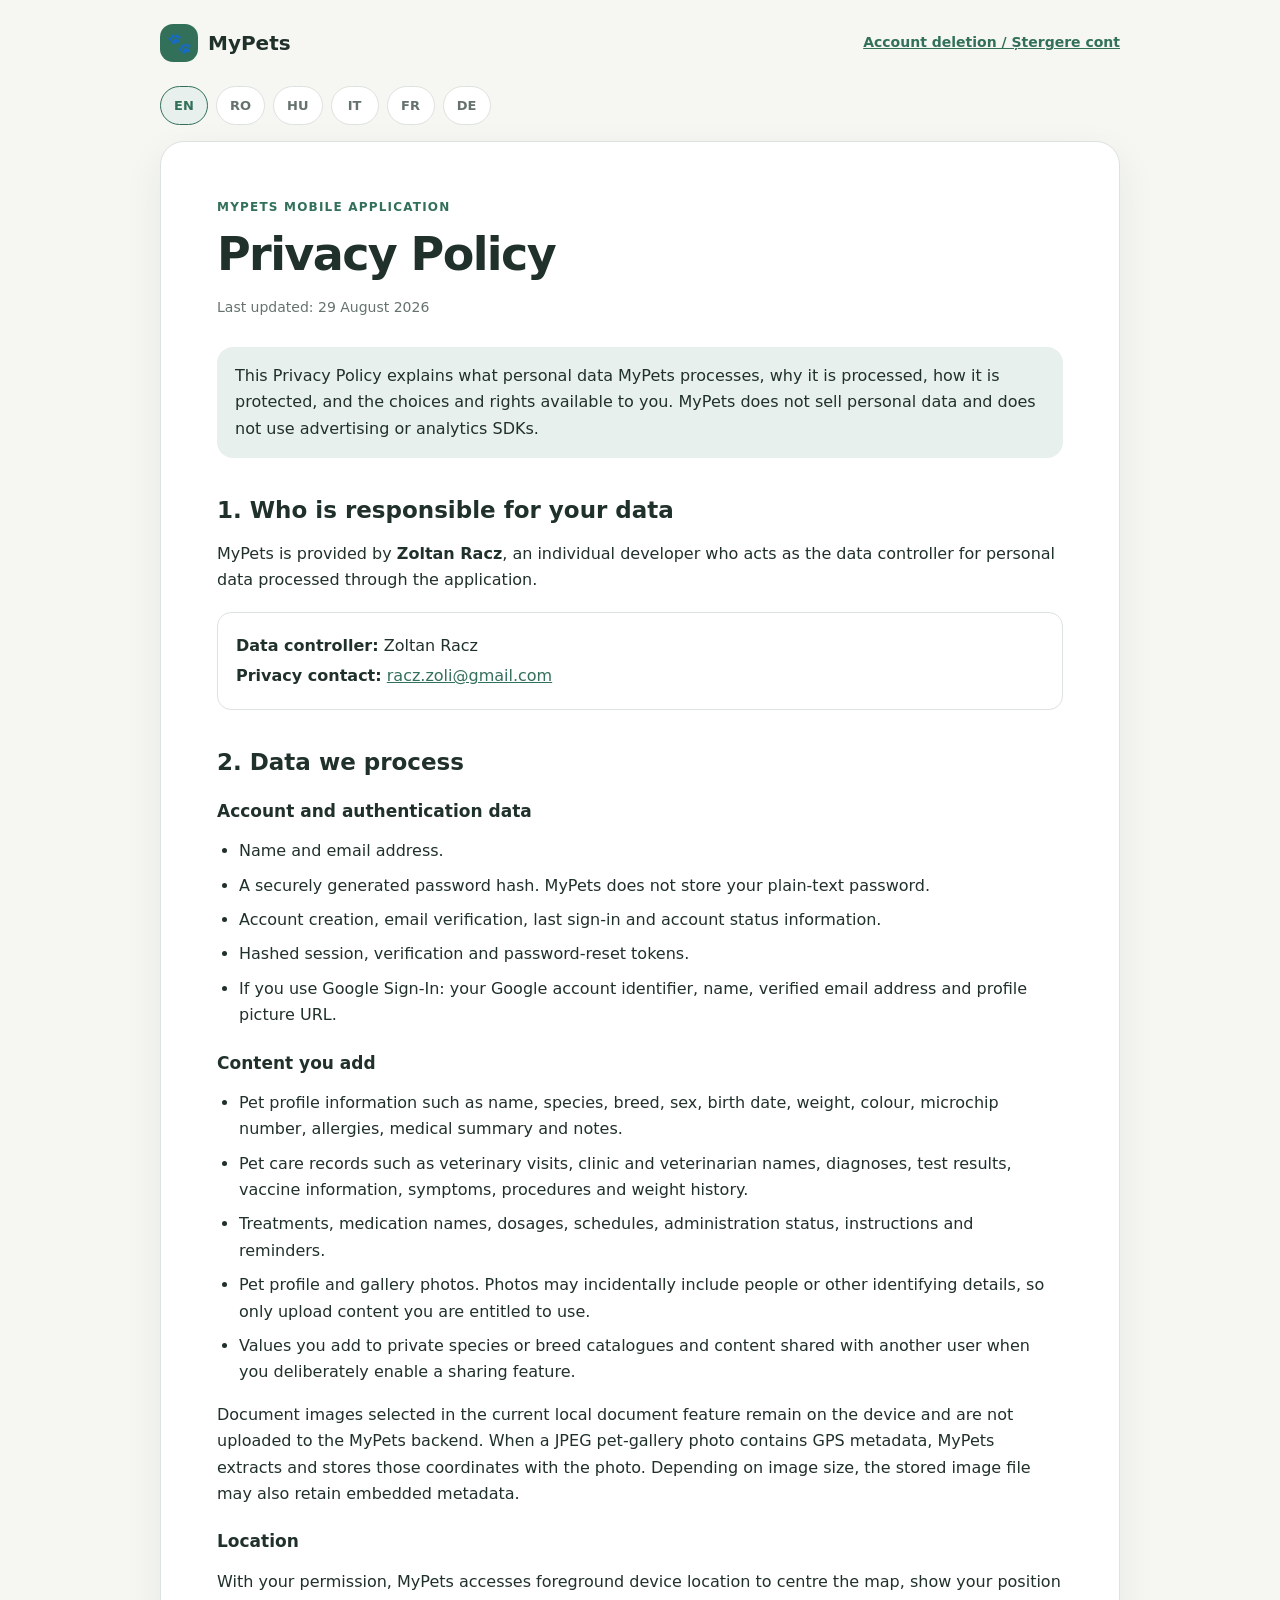
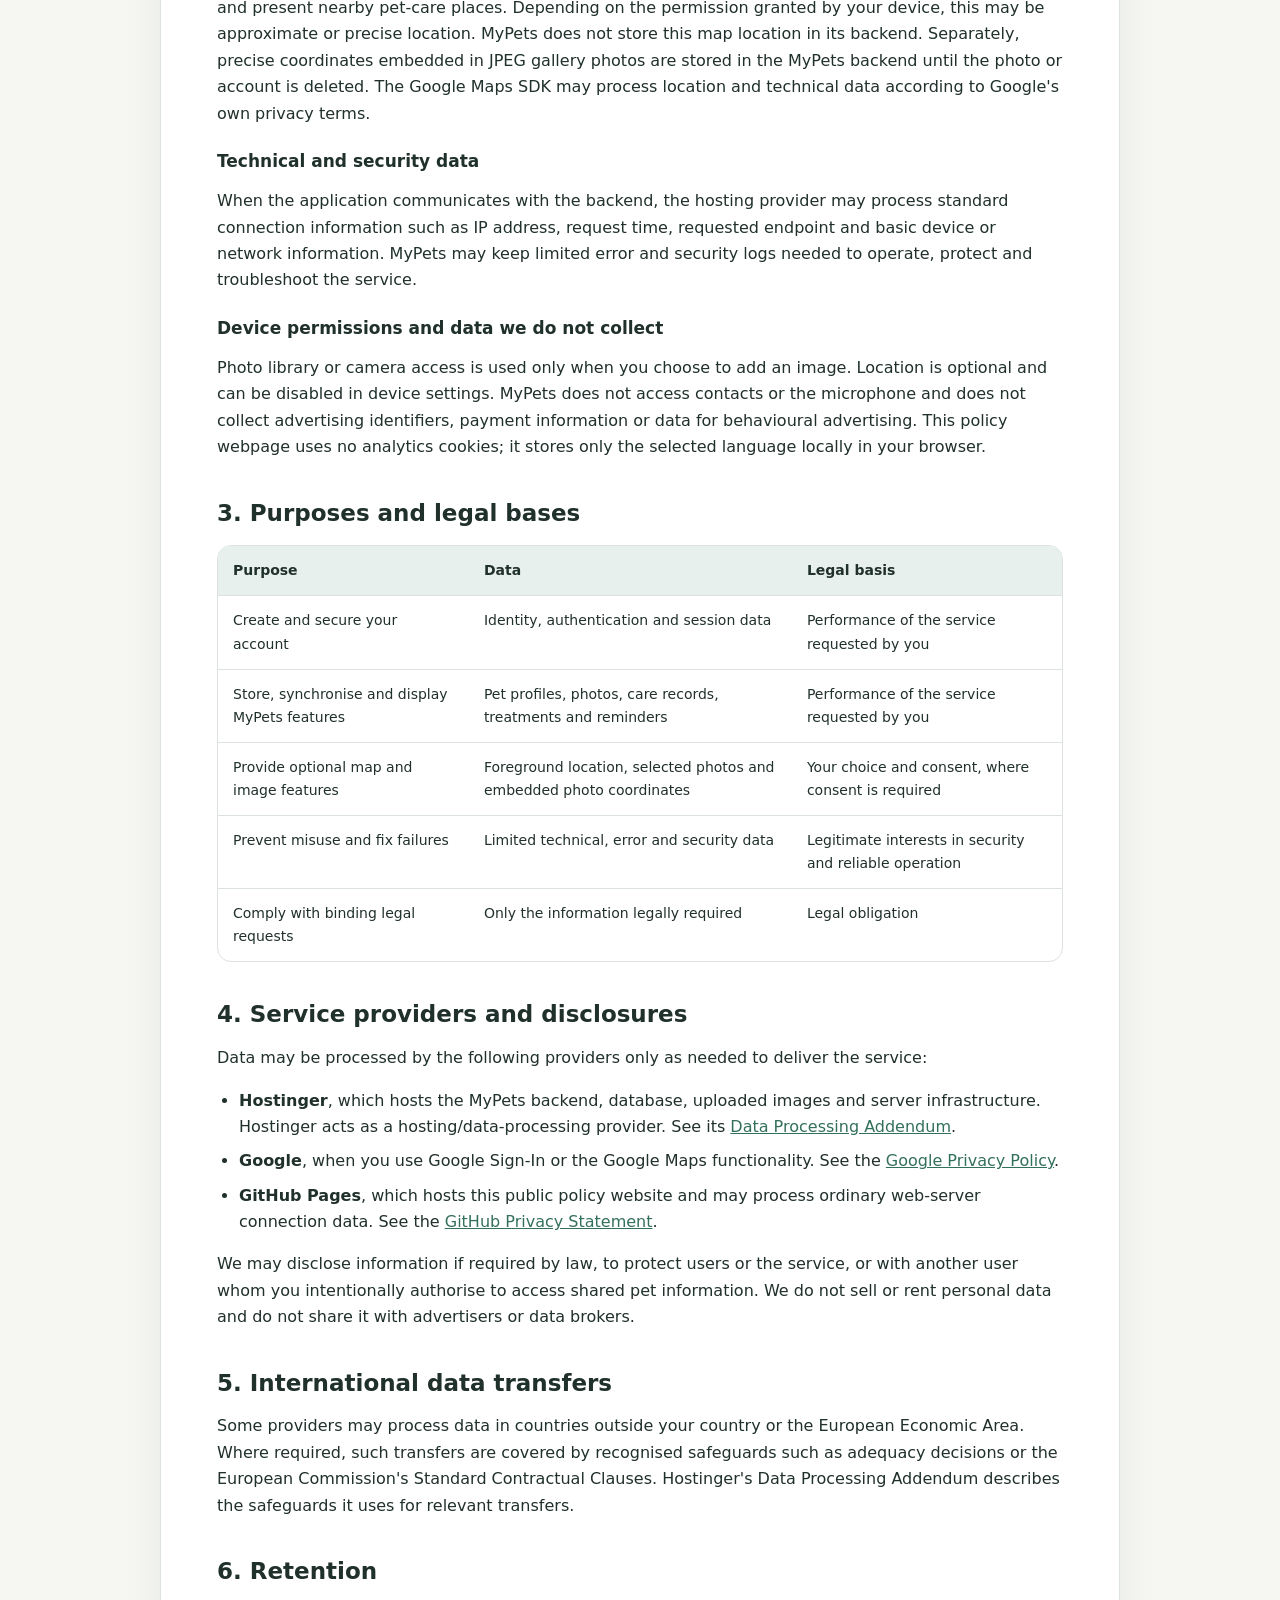
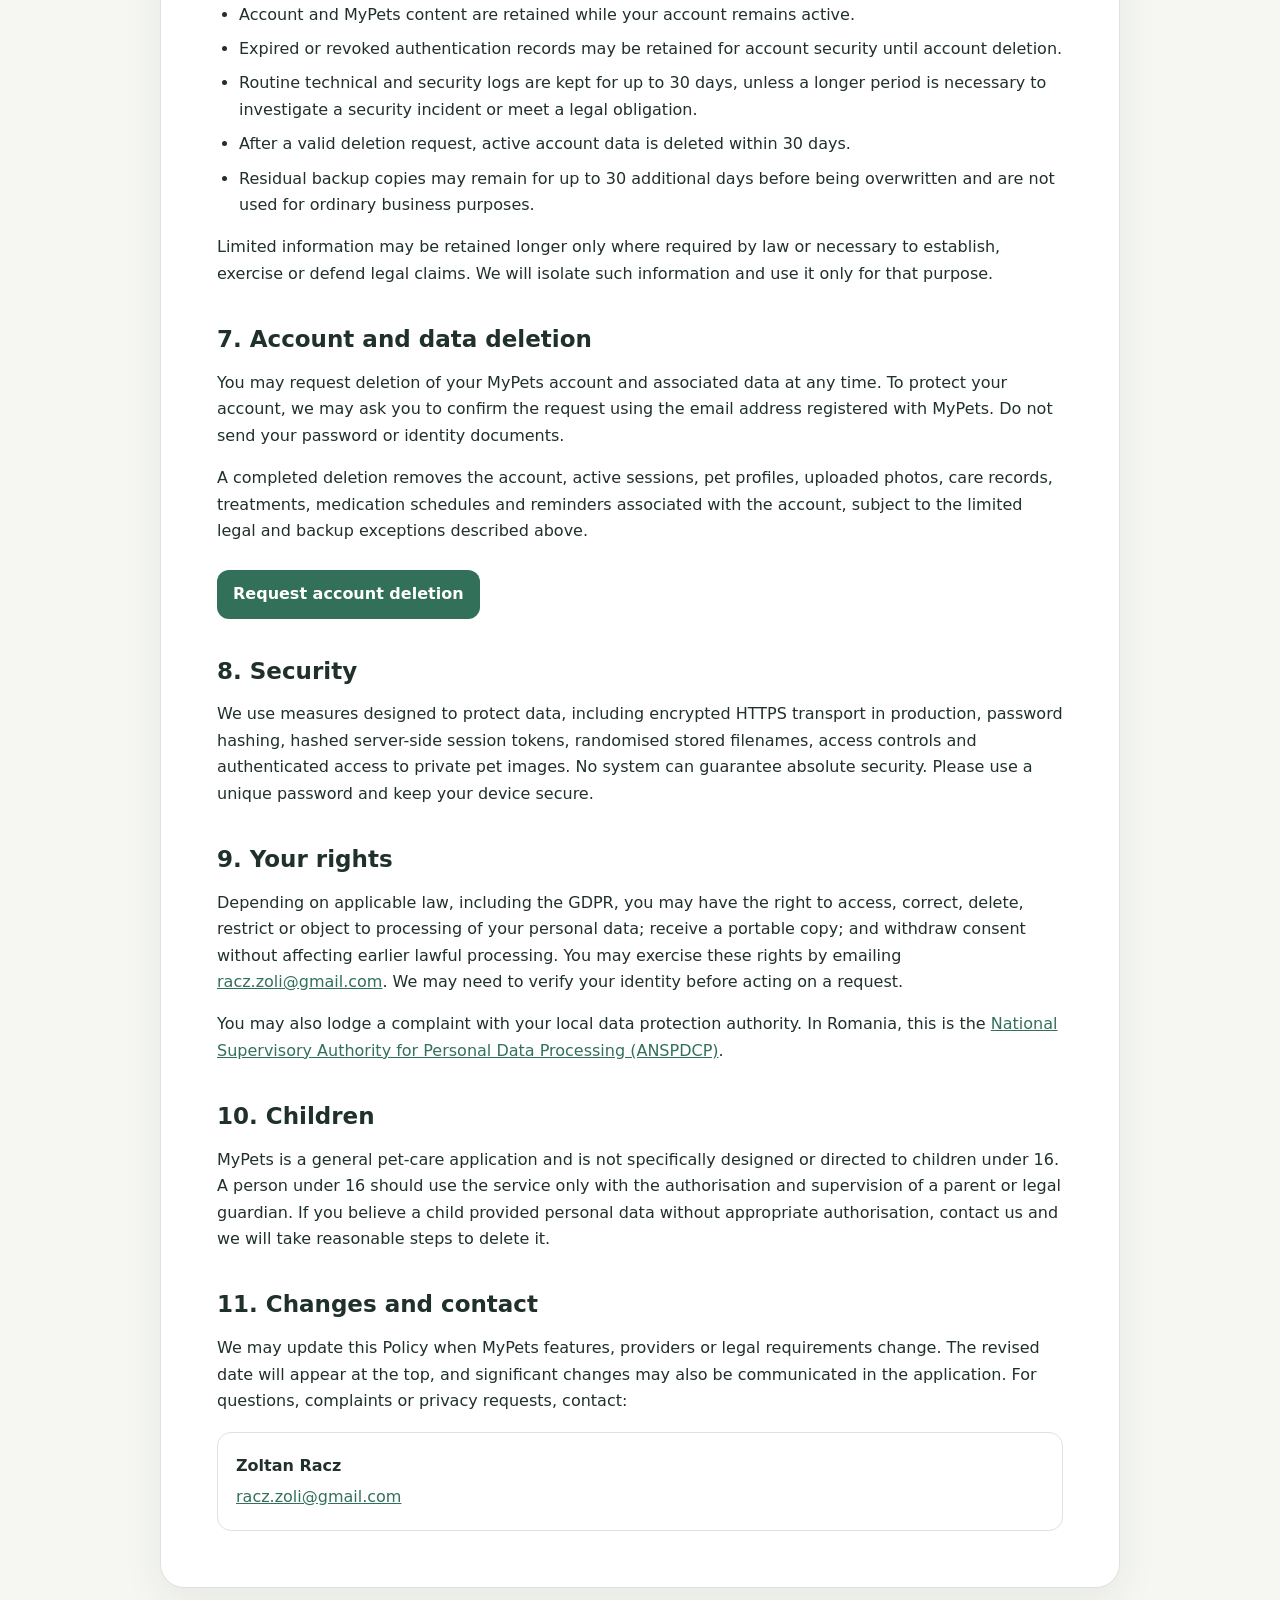
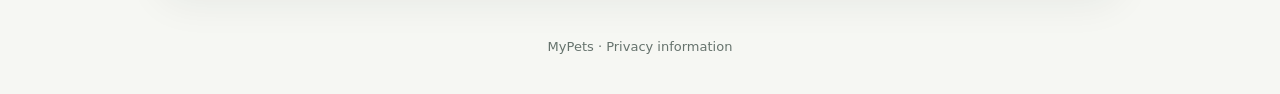
<file: index.html>
<!DOCTYPE html>
<html lang="en">
<head>
  <meta charset="utf-8">
  <meta name="viewport" content="width=device-width, initial-scale=1">
  <meta name="description" content="Privacy Policy for the MyPets mobile application.">
  <title>MyPets Privacy Policy</title>
  <link rel="stylesheet" href="assets/styles.css">
</head>
<body>
  <header class="site-header">
    <a class="brand" href="./" data-language-link>
      <span class="brand-mark" aria-hidden="true">🐾</span>
      <span>MyPets</span>
    </a>
    <a class="header-link" href="account-deletion.html" data-language-link>Account deletion / Ștergere cont</a>
  </header>

  <main class="page-shell">
    <nav class="language-picker" aria-label="Language">
      <button type="button" data-select-language="en" aria-pressed="true">EN</button>
      <button type="button" data-select-language="ro" aria-pressed="false">RO</button>
      <button type="button" data-select-language="hu" aria-pressed="false">HU</button>
      <button type="button" data-select-language="it" aria-pressed="false">IT</button>
      <button type="button" data-select-language="fr" aria-pressed="false">FR</button>
      <button type="button" data-select-language="de" aria-pressed="false">DE</button>
    </nav>

    <article class="policy" data-language="en" lang="en">
      <p class="eyebrow">MyPets mobile application</p>
      <h1>Privacy Policy</h1>
      <p class="updated">Last updated: 29 August 2026</p>

      <p class="summary">
        This Privacy Policy explains what personal data MyPets processes, why it is
        processed, how it is protected, and the choices and rights available to you.
        MyPets does not sell personal data and does not use advertising or analytics SDKs.
      </p>

      <h2>1. Who is responsible for your data</h2>
      <p>
        MyPets is provided by <strong>Zoltan Racz</strong>, an individual developer who
        acts as the data controller for personal data processed through the application.
      </p>
      <div class="contact-card">
        <p><strong>Data controller:</strong> Zoltan Racz</p>
        <p><strong>Privacy contact:</strong> <a href="mailto:racz.zoli@gmail.com">racz.zoli@gmail.com</a></p>
      </div>

      <h2>2. Data we process</h2>
      <h3>Account and authentication data</h3>
      <ul>
        <li>Name and email address.</li>
        <li>A securely generated password hash. MyPets does not store your plain-text password.</li>
        <li>Account creation, email verification, last sign-in and account status information.</li>
        <li>Hashed session, verification and password-reset tokens.</li>
        <li>
          If you use Google Sign-In: your Google account identifier, name, verified email
          address and profile picture URL.
        </li>
      </ul>

      <h3>Content you add</h3>
      <ul>
        <li>
          Pet profile information such as name, species, breed, sex, birth date, weight,
          colour, microchip number, allergies, medical summary and notes.
        </li>
        <li>
          Pet care records such as veterinary visits, clinic and veterinarian names,
          diagnoses, test results, vaccine information, symptoms, procedures and weight history.
        </li>
        <li>
          Treatments, medication names, dosages, schedules, administration status,
          instructions and reminders.
        </li>
        <li>
          Pet profile and gallery photos. Photos may incidentally include people or other
          identifying details, so only upload content you are entitled to use.
        </li>
        <li>
          Values you add to private species or breed catalogues and content shared with
          another user when you deliberately enable a sharing feature.
        </li>
      </ul>
      <p>
        Document images selected in the current local document feature remain on the device
        and are not uploaded to the MyPets backend. When a JPEG pet-gallery photo contains
        GPS metadata, MyPets extracts and stores those coordinates with the photo. Depending
        on image size, the stored image file may also retain embedded metadata.
      </p>

      <h3>Location</h3>
      <p>
        With your permission, MyPets accesses foreground device location to centre the map,
        show your position and present nearby pet-care places. Depending on the permission
        granted by your device, this may be approximate or precise location. MyPets does not
        store this map location in its backend. Separately, precise coordinates embedded in
        JPEG gallery photos are stored in the MyPets backend until the photo or account is
        deleted. The Google Maps SDK may process location and technical data according to
        Google's own privacy terms.
      </p>

      <h3>Technical and security data</h3>
      <p>
        When the application communicates with the backend, the hosting provider may process
        standard connection information such as IP address, request time, requested endpoint
        and basic device or network information. MyPets may keep limited error and security
        logs needed to operate, protect and troubleshoot the service.
      </p>

      <h3>Device permissions and data we do not collect</h3>
      <p>
        Photo library or camera access is used only when you choose to add an image.
        Location is optional and can be disabled in device settings. MyPets does not access
        contacts or the microphone and does not collect advertising identifiers, payment
        information or data for behavioural advertising. This policy webpage uses no
        analytics cookies; it stores only the selected language locally in your browser.
      </p>

      <h2>3. Purposes and legal bases</h2>
      <div class="table-wrap">
        <table>
          <thead>
            <tr><th>Purpose</th><th>Data</th><th>Legal basis</th></tr>
          </thead>
          <tbody>
            <tr>
              <td>Create and secure your account</td>
              <td>Identity, authentication and session data</td>
              <td>Performance of the service requested by you</td>
            </tr>
            <tr>
              <td>Store, synchronise and display MyPets features</td>
              <td>Pet profiles, photos, care records, treatments and reminders</td>
              <td>Performance of the service requested by you</td>
            </tr>
            <tr>
              <td>Provide optional map and image features</td>
              <td>Foreground location, selected photos and embedded photo coordinates</td>
              <td>Your choice and consent, where consent is required</td>
            </tr>
            <tr>
              <td>Prevent misuse and fix failures</td>
              <td>Limited technical, error and security data</td>
              <td>Legitimate interests in security and reliable operation</td>
            </tr>
            <tr>
              <td>Comply with binding legal requests</td>
              <td>Only the information legally required</td>
              <td>Legal obligation</td>
            </tr>
          </tbody>
        </table>
      </div>

      <h2>4. Service providers and disclosures</h2>
      <p>Data may be processed by the following providers only as needed to deliver the service:</p>
      <ul>
        <li>
          <strong>Hostinger</strong>, which hosts the MyPets backend, database, uploaded
          images and server infrastructure. Hostinger acts as a hosting/data-processing provider.
          See its <a href="https://www.hostinger.com/legal/dpa">Data Processing Addendum</a>.
        </li>
        <li>
          <strong>Google</strong>, when you use Google Sign-In or the Google Maps functionality.
          See the <a href="https://policies.google.com/privacy">Google Privacy Policy</a>.
        </li>
        <li>
          <strong>GitHub Pages</strong>, which hosts this public policy website and may process
          ordinary web-server connection data. See the
          <a href="https://docs.github.com/en/site-policy/privacy-policies/github-general-privacy-statement">GitHub Privacy Statement</a>.
        </li>
      </ul>
      <p>
        We may disclose information if required by law, to protect users or the service, or
        with another user whom you intentionally authorise to access shared pet information.
        We do not sell or rent personal data and do not share it with advertisers or data brokers.
      </p>

      <h2>5. International data transfers</h2>
      <p>
        Some providers may process data in countries outside your country or the European
        Economic Area. Where required, such transfers are covered by recognised safeguards
        such as adequacy decisions or the European Commission's Standard Contractual Clauses.
        Hostinger's Data Processing Addendum describes the safeguards it uses for relevant transfers.
      </p>

      <h2>6. Retention</h2>
      <ul>
        <li>Account and MyPets content are retained while your account remains active.</li>
        <li>Expired or revoked authentication records may be retained for account security until account deletion.</li>
        <li>Routine technical and security logs are kept for up to 30 days, unless a longer period is necessary to investigate a security incident or meet a legal obligation.</li>
        <li>After a valid deletion request, active account data is deleted within 30 days.</li>
        <li>Residual backup copies may remain for up to 30 additional days before being overwritten and are not used for ordinary business purposes.</li>
      </ul>
      <p>
        Limited information may be retained longer only where required by law or necessary
        to establish, exercise or defend legal claims. We will isolate such information and
        use it only for that purpose.
      </p>

      <h2 id="account-deletion">7. Account and data deletion</h2>
      <p>
        You may request deletion of your MyPets account and associated data at any time.
        To protect your account, we may ask you to confirm the request using the email address
        registered with MyPets. Do not send your password or identity documents.
      </p>
      <p>
        A completed deletion removes the account, active sessions, pet profiles, uploaded
        photos, care records, treatments, medication schedules and reminders associated with
        the account, subject to the limited legal and backup exceptions described above.
      </p>
      <a class="primary-action" href="account-deletion.html" data-language-link>Request account deletion</a>

      <h2>8. Security</h2>
      <p>
        We use measures designed to protect data, including encrypted HTTPS transport in
        production, password hashing, hashed server-side session tokens, randomised stored
        filenames, access controls and authenticated access to private pet images. No system
        can guarantee absolute security. Please use a unique password and keep your device secure.
      </p>

      <h2>9. Your rights</h2>
      <p>
        Depending on applicable law, including the GDPR, you may have the right to access,
        correct, delete, restrict or object to processing of your personal data; receive a
        portable copy; and withdraw consent without affecting earlier lawful processing.
        You may exercise these rights by emailing
        <a href="mailto:racz.zoli@gmail.com">racz.zoli@gmail.com</a>. We may need to verify
        your identity before acting on a request.
      </p>
      <p>
        You may also lodge a complaint with your local data protection authority. In Romania,
        this is the
        <a href="https://www.dataprotection.ro/">National Supervisory Authority for Personal Data Processing (ANSPDCP)</a>.
      </p>

      <h2>10. Children</h2>
      <p>
        MyPets is a general pet-care application and is not specifically designed or directed
        to children under 16. A person under 16 should use the service only with the
        authorisation and supervision of a parent or legal guardian. If you believe a child
        provided personal data without appropriate authorisation, contact us and we will take
        reasonable steps to delete it.
      </p>

      <h2>11. Changes and contact</h2>
      <p>
        We may update this Policy when MyPets features, providers or legal requirements change.
        The revised date will appear at the top, and significant changes may also be communicated
        in the application. For questions, complaints or privacy requests, contact:
      </p>
      <div class="contact-card">
        <p><strong>Zoltan Racz</strong></p>
        <p><a href="mailto:racz.zoli@gmail.com">racz.zoli@gmail.com</a></p>
      </div>
    </article>

    <article class="policy" data-language="ro" lang="ro" hidden>
      <p class="eyebrow">Aplicația mobilă MyPets</p>
      <h1>Politică de confidențialitate</h1>
      <p class="updated">Ultima actualizare: 29 august 2026</p>

      <p class="summary">
        Această Politică explică ce date cu caracter personal prelucrează MyPets,
        de ce sunt prelucrate, cum sunt protejate și ce opțiuni și drepturi ai.
        MyPets nu vinde date personale și nu folosește SDK-uri de publicitate sau analiză.
      </p>

      <h2>1. Cine răspunde de datele tale</h2>
      <p>
        MyPets este furnizată de <strong>Zoltan Racz</strong>, dezvoltator persoană fizică
        și operator al datelor cu caracter personal prelucrate prin aplicație.
      </p>
      <div class="contact-card">
        <p><strong>Operator de date:</strong> Zoltan Racz</p>
        <p><strong>Contact confidențialitate:</strong> <a href="mailto:racz.zoli@gmail.com">racz.zoli@gmail.com</a></p>
      </div>

      <h2>2. Datele pe care le prelucrăm</h2>
      <h3>Date de cont și autentificare</h3>
      <ul>
        <li>Numele și adresa de email.</li>
        <li>Un hash securizat al parolei. MyPets nu stochează parola în clar.</li>
        <li>Informații despre crearea contului, verificarea emailului, ultima autentificare și starea contului.</li>
        <li>Tokenuri hash-uite pentru sesiuni, verificare și resetarea parolei.</li>
        <li>
          Dacă folosești Google Sign-In: identificatorul contului Google, numele,
          adresa de email verificată și URL-ul fotografiei de profil.
        </li>
      </ul>

      <h3>Conținutul adăugat de tine</h3>
      <ul>
        <li>
          Profilul animalului: nume, specie, rasă, sex, data nașterii, greutate,
          culoare, număr de microcip, alergii, rezumat medical și notițe.
        </li>
        <li>
          Evidențe de îngrijire: vizite veterinare, clinici și medici veterinari,
          diagnostice, rezultate, vaccinuri, simptome, proceduri și istoricul greutății.
        </li>
        <li>
          Tratamente, medicamente, doze, programări, administrări, instrucțiuni și mementouri.
        </li>
        <li>
          Fotografii de profil și galerie ale animalelor. Fotografiile pot include accidental
          persoane sau alte detalii de identificare; încarcă doar conținut pe care ai dreptul să îl folosești.
        </li>
        <li>
          Valori adăugate în cataloage private de specii sau rase și conținutul transmis unui
          alt utilizator atunci când activezi în mod deliberat o funcție de partajare.
        </li>
      </ul>
      <p>
        Imaginile selectate în funcția locală actuală pentru documente rămân pe dispozitiv
        și nu sunt încărcate pe backendul MyPets. Dacă o fotografie JPEG din galeria
        animalului conține metadate GPS, MyPets extrage și stochează coordonatele împreună
        cu fotografia. În funcție de dimensiune, fișierul stocat poate păstra și metadatele încorporate.
      </p>

      <h3>Locația</h3>
      <p>
        Cu permisiunea ta, MyPets accesează locația dispozitivului în prim-plan pentru a
        centra harta, a afișa poziția și locuri apropiate pentru îngrijirea animalelor.
        În funcție de permisiunea dispozitivului, locația poate fi aproximativă sau precisă.
        MyPets nu stochează această locație a hărții în backend. Separat, coordonatele
        precise încorporate în fotografiile JPEG de galerie sunt stocate în backend până
        la ștergerea fotografiei sau contului. SDK-ul Google Maps poate prelucra locația
        și date tehnice conform propriilor condiții de confidențialitate.
      </p>

      <h3>Date tehnice și de securitate</h3>
      <p>
        Când aplicația comunică cu backendul, furnizorul de găzduire poate prelucra date
        standard de conexiune, precum adresa IP, ora cererii, endpointul solicitat și
        informații de bază despre dispozitiv sau rețea. MyPets poate păstra loguri limitate
        de eroare și securitate necesare operării, protejării și depanării serviciului.
      </p>

      <h3>Permisiuni și date pe care nu le colectăm</h3>
      <p>
        Biblioteca foto sau camera sunt accesate numai când alegi să adaugi o imagine.
        Locația este opțională și poate fi dezactivată din setările dispozitivului.
        MyPets nu accesează contactele sau microfonul și nu colectează identificatori
        publicitari, informații de plată ori date pentru publicitate comportamentală.
        Această pagină nu folosește cookie-uri de analiză; salvează local în browser doar limba selectată.
      </p>

      <h2>3. Scopuri și temeiuri juridice</h2>
      <div class="table-wrap">
        <table>
          <thead>
            <tr><th>Scop</th><th>Date</th><th>Temei juridic</th></tr>
          </thead>
          <tbody>
            <tr>
              <td>Crearea și securizarea contului</td>
              <td>Date de identificare, autentificare și sesiune</td>
              <td>Furnizarea serviciului solicitat de tine</td>
            </tr>
            <tr>
              <td>Stocarea, sincronizarea și afișarea funcțiilor MyPets</td>
              <td>Profiluri, fotografii, evidențe, tratamente și mementouri</td>
              <td>Furnizarea serviciului solicitat de tine</td>
            </tr>
            <tr>
              <td>Funcții opționale de hartă și imagini</td>
              <td>Locația în prim-plan, fotografiile selectate și coordonatele încorporate</td>
              <td>Alegerea și consimțământul tău, unde este necesar</td>
            </tr>
            <tr>
              <td>Prevenirea abuzurilor și remedierea erorilor</td>
              <td>Date tehnice, de eroare și securitate limitate</td>
              <td>Interes legitim pentru securitate și operare fiabilă</td>
            </tr>
            <tr>
              <td>Respectarea solicitărilor legale obligatorii</td>
              <td>Doar informațiile impuse de lege</td>
              <td>Obligație legală</td>
            </tr>
          </tbody>
        </table>
      </div>

      <h2>4. Furnizori și divulgarea datelor</h2>
      <p>Datele pot fi prelucrate de următorii furnizori numai cât este necesar:</p>
      <ul>
        <li>
          <strong>Hostinger</strong> găzduiește backendul, baza de date, imaginile încărcate
          și infrastructura serverului MyPets. Consultă
          <a href="https://www.hostinger.com/legal/dpa">Acordul Hostinger privind prelucrarea datelor</a>.
        </li>
        <li>
          <strong>Google</strong>, când folosești Google Sign-In sau Google Maps.
          Consultă <a href="https://policies.google.com/privacy">Politica de confidențialitate Google</a>.
        </li>
        <li>
          <strong>GitHub Pages</strong> găzduiește această pagină publică și poate prelucra
          date obișnuite de conexiune web. Consultă
          <a href="https://docs.github.com/en/site-policy/privacy-policies/github-general-privacy-statement">Declarația de confidențialitate GitHub</a>.
        </li>
      </ul>
      <p>
        Putem divulga informații dacă legea o impune, pentru protejarea utilizatorilor sau
        a serviciului ori unui utilizator pe care îl autorizezi intenționat să acceseze
        informațiile partajate. Nu vindem și nu închiriem date personale și nu le transmitem
        agenților de publicitate sau brokerilor de date.
      </p>

      <h2>5. Transferuri internaționale</h2>
      <p>
        Unii furnizori pot prelucra date în afara țării tale sau a Spațiului Economic European.
        Când legea o cere, transferurile sunt acoperite prin garanții recunoscute, precum
        decizii de adecvare sau Clauzele Contractuale Standard ale Comisiei Europene.
        Acordul Hostinger descrie garanțiile utilizate pentru transferurile relevante.
      </p>

      <h2>6. Păstrarea datelor</h2>
      <ul>
        <li>Contul și conținutul MyPets sunt păstrate cât timp contul este activ.</li>
        <li>Datele de autentificare expirate sau revocate pot fi păstrate pentru securitatea contului până la ștergerea lui.</li>
        <li>Logurile tehnice și de securitate uzuale sunt păstrate maximum 30 de zile, exceptând investigațiile de securitate sau obligațiile legale.</li>
        <li>După o cerere validă, datele active ale contului sunt șterse în cel mult 30 de zile.</li>
        <li>Copiile reziduale de backup pot rămâne încă cel mult 30 de zile înainte de suprascriere și nu sunt folosite în scopuri comerciale obișnuite.</li>
      </ul>
      <p>
        Informații limitate pot fi păstrate mai mult numai dacă legea o cere sau pentru
        constatarea, exercitarea ori apărarea unui drept. Aceste date sunt izolate și
        folosite numai în acel scop.
      </p>

      <h2 id="account-deletion-ro">7. Ștergerea contului și datelor</h2>
      <p>
        Poți solicita oricând ștergerea contului MyPets și a datelor asociate. Pentru a
        proteja contul, îți putem cere confirmarea de la adresa de email înregistrată.
        Nu trimite parola sau acte de identitate.
      </p>
      <p>
        Ștergerea finalizată elimină contul, sesiunile active, profilurile animalelor,
        fotografiile încărcate, evidențele de îngrijire, tratamentele, programările
        medicamentelor și mementourile, cu excepțiile legale și de backup descrise mai sus.
      </p>
      <a class="primary-action" href="account-deletion.html" data-language-link>Solicită ștergerea contului</a>

      <h2>8. Securitate</h2>
      <p>
        Folosim măsuri concepute să protejeze datele, inclusiv conexiuni HTTPS criptate în
        producție, hashing pentru parole și tokenuri de sesiune, nume aleatorii pentru
        fișiere, controale de acces și autentificare pentru fotografiile private.
        Niciun sistem nu poate garanta securitate absolută. Folosește o parolă unică și protejează dispozitivul.
      </p>

      <h2>9. Drepturile tale</h2>
      <p>
        În funcție de legea aplicabilă, inclusiv GDPR, poți avea dreptul de acces,
        rectificare, ștergere, restricționare, opoziție, portabilitate și retragere a
        consimțământului, fără a afecta prelucrarea legală anterioară. Scrie la
        <a href="mailto:racz.zoli@gmail.com">racz.zoli@gmail.com</a>. Este posibil să îți
        verificăm identitatea înainte de soluționarea cererii.
      </p>
      <p>
        Poți depune o plângere la autoritatea locală de protecție a datelor. În România:
        <a href="https://www.dataprotection.ro/">Autoritatea Națională de Supraveghere a Prelucrării Datelor cu Caracter Personal (ANSPDCP)</a>.
      </p>

      <h2>10. Copii</h2>
      <p>
        MyPets este o aplicație generală pentru îngrijirea animalelor și nu este proiectată
        sau adresată în mod special copiilor sub 16 ani. O persoană sub 16 ani trebuie să
        folosească serviciul numai cu autorizarea și supravegherea unui părinte sau tutore
        legal. Dacă crezi că un copil a furnizat date fără autorizarea necesară, contactează-ne
        și vom lua măsuri rezonabile pentru ștergerea lor.
      </p>

      <h2>11. Modificări și contact</h2>
      <p>
        Putem actualiza Politica atunci când se schimbă funcțiile, furnizorii sau cerințele
        legale. Data revizuirii va apărea sus, iar modificările importante pot fi comunicate
        și în aplicație. Pentru întrebări, reclamații sau solicitări:
      </p>
      <div class="contact-card">
        <p><strong>Zoltan Racz</strong></p>
        <p><a href="mailto:racz.zoli@gmail.com">racz.zoli@gmail.com</a></p>
      </div>
    </article>

    <article class="policy" data-language="hu" lang="hu" hidden>
      <p class="eyebrow">MyPets mobilalkalmazás</p>
      <h1>Adatvédelmi tájékoztató</h1>
      <p class="updated">Utolsó frissítés: 2026. augusztus 29.</p>

      <p class="summary">
        Ez a tájékoztató ismerteti, hogy a MyPets milyen személyes adatokat kezel,
        milyen célból, hogyan védi azokat, valamint milyen választási lehetőségek és
        jogok illetnek meg. A MyPets nem értékesít személyes adatokat, és nem használ
        hirdetési vagy analitikai SDK-kat.
      </p>

      <h2>1. Ki felel az adataidért</h2>
      <p>
        A MyPets szolgáltatója <strong>Zoltan Racz</strong> egyéni fejlesztő, aki az
        alkalmazásban kezelt személyes adatok adatkezelője.
      </p>
      <div class="contact-card">
        <p><strong>Adatkezelő:</strong> Zoltan Racz</p>
        <p><strong>Adatvédelmi kapcsolat:</strong> <a href="mailto:racz.zoli@gmail.com">racz.zoli@gmail.com</a></p>
      </div>

      <h2>2. Az általunk kezelt adatok</h2>
      <h3>Fiók- és hitelesítési adatok</h3>
      <ul>
        <li>Név és e-mail-cím.</li>
        <li>Biztonságosan létrehozott jelszó-hash; a MyPets nem tárolja a jelszavad olvasható formában.</li>
        <li>A fiók létrehozására, az e-mail ellenőrzésére, az utolsó belépésre és a fiók állapotára vonatkozó adatok.</li>
        <li>Hash-elt munkamenet-, ellenőrzési és jelszó-visszaállítási tokenek.</li>
        <li>
          Google-bejelentkezés esetén: Google-fiókazonosító, név, ellenőrzött
          e-mail-cím és a profilkép URL-je.
        </li>
      </ul>

      <h3>Az általad hozzáadott tartalom</h3>
      <ul>
        <li>
          Az állat profiladatai: név, faj, fajta, nem, születési dátum, testsúly,
          szín, mikrochipszám, allergiák, egészségügyi összefoglaló és jegyzetek.
        </li>
        <li>
          Gondozási adatok: állatorvosi látogatások, klinika és állatorvos neve,
          diagnózisok, vizsgálati eredmények, oltások, tünetek, beavatkozások és súlytörténet.
        </li>
        <li>
          Kezelések, gyógyszerek, adagok, ütemezések, beadási állapotok, utasítások és emlékeztetők.
        </li>
        <li>
          Profil- és galériafotók. A képek véletlenül személyeket vagy más azonosító
          adatokat is tartalmazhatnak, ezért csak olyan tartalmat tölts fel, amelynek használatára jogosult vagy.
        </li>
        <li>
          Privát faj- vagy fajtakatalógushoz hozzáadott értékek, valamint az általad
          szándékosan engedélyezett megosztási funkcióval más felhasználónak átadott tartalom.
        </li>
      </ul>
      <p>
        A jelenlegi helyi dokumentumfunkcióban kiválasztott képek az eszközön maradnak,
        és nem kerülnek a MyPets szerverére. Ha egy JPEG galériafotó GPS-metaadatot
        tartalmaz, a MyPets kinyeri és a fényképhez kapcsolva tárolja a koordinátákat.
        A képmérettől függően a tárolt fájl a beágyazott metaadatokat is megőrizheti.
      </p>

      <h3>Helyadatok</h3>
      <p>
        Engedélyeddel a MyPets az előtérben hozzáfér az eszköz helyéhez a térkép
        középre igazításához, a pozíciód megjelenítéséhez és a közeli kisállat-ellátó
        helyek bemutatásához. Az eszköz engedélyétől függően ez hozzávetőleges vagy pontos
        hely lehet. A MyPets ezt a térképes helyet nem tárolja a saját szerverén. Ettől
        külön a JPEG galériafotókba ágyazott pontos koordinátákat a fénykép vagy a fiók
        törléséig tárolja. A Google Maps SDK a Google saját adatvédelmi feltételei szerint
        kezelhet hely- és technikai adatokat.
      </p>

      <h3>Technikai és biztonsági adatok</h3>
      <p>
        Az alkalmazás és a szerver közötti kommunikáció során a tárhelyszolgáltató
        szabványos kapcsolati adatokat kezelhet, például IP-címet, a kérés idejét,
        a kért végpontot és alapvető eszköz- vagy hálózati adatokat. A MyPets korlátozott
        hiba- és biztonsági naplókat őrizhet a szolgáltatás működtetéséhez, védelméhez és hibakereséséhez.
      </p>

      <h3>Eszközengedélyek és nem gyűjtött adatok</h3>
      <p>
        A fotótárhoz vagy kamerához csak akkor férünk hozzá, amikor képet választasz.
        A helymeghatározás opcionális, és az eszköz beállításaiban kikapcsolható.
        A MyPets nem fér hozzá a névjegyekhez vagy a mikrofonhoz, és nem gyűjt
        hirdetési azonosítókat, fizetési adatokat vagy viselkedésalapú hirdetési adatokat.
        Ez a weboldal nem használ analitikai sütiket; csak a választott nyelvet tárolja helyben a böngészőben.
      </p>

      <h2>3. Célok és jogalapok</h2>
      <div class="table-wrap">
        <table>
          <thead><tr><th>Cél</th><th>Adatok</th><th>Jogalap</th></tr></thead>
          <tbody>
            <tr>
              <td>A fiók létrehozása és védelme</td>
              <td>Azonosítási, hitelesítési és munkamenetadatok</td>
              <td>Az általad kért szolgáltatás teljesítése</td>
            </tr>
            <tr>
              <td>A MyPets funkcióinak tárolása, szinkronizálása és megjelenítése</td>
              <td>Állatprofilok, fényképek, gondozási adatok, kezelések és emlékeztetők</td>
              <td>Az általad kért szolgáltatás teljesítése</td>
            </tr>
            <tr>
              <td>Opcionális térkép- és képfunkciók</td>
              <td>Előtérbeli hely, kiválasztott fényképek és beágyazott fénykép-koordináták</td>
              <td>A döntésed és – ahol szükséges – hozzájárulásod</td>
            </tr>
            <tr>
              <td>Visszaélések megelőzése és hibák javítása</td>
              <td>Korlátozott technikai, hiba- és biztonsági adatok</td>
              <td>A biztonságos és megbízható működéshez fűződő jogos érdek</td>
            </tr>
            <tr>
              <td>Kötelező jogi megkeresések teljesítése</td>
              <td>Csak a jogszabály által előírt adatok</td>
              <td>Jogi kötelezettség</td>
            </tr>
          </tbody>
        </table>
      </div>

      <h2>4. Szolgáltatók és adattovábbítás</h2>
      <p>Az adatokat kizárólag a szolgáltatás nyújtásához szükséges mértékben az alábbi szolgáltatók kezelhetik:</p>
      <ul>
        <li>
          <strong>Hostinger</strong>: a MyPets szerverét, adatbázisát, feltöltött képeit
          és szerverinfrastruktúráját biztosítja. Lásd a
          <a href="https://www.hostinger.com/legal/dpa">Hostinger adatfeldolgozási megállapodását</a>.
        </li>
        <li>
          <strong>Google</strong>: Google-bejelentkezés vagy Google Maps használatakor.
          Lásd a <a href="https://policies.google.com/privacy">Google adatvédelmi irányelveit</a>.
        </li>
        <li>
          <strong>GitHub Pages</strong>: ezt a nyilvános tájékoztató oldalt üzemelteti,
          és szokásos webszerver-kapcsolati adatokat kezelhet. Lásd a
          <a href="https://docs.github.com/en/site-policy/privacy-policies/github-general-privacy-statement">GitHub adatvédelmi nyilatkozatát</a>.
        </li>
      </ul>
      <p>
        Adatot jogszabályi kötelezettség esetén, a felhasználók vagy a szolgáltatás
        védelmében, illetve az általad szándékosan feljogosított felhasználóval közölhetünk.
        Személyes adatokat nem adunk el és nem adunk bérbe, továbbá nem adjuk át
        hirdetőknek vagy adatbrókereknek.
      </p>

      <h2>5. Nemzetközi adattovábbítás</h2>
      <p>
        Egyes szolgáltatók az országodon vagy az Európai Gazdasági Térségen kívül is
        kezelhetnek adatokat. Ahol szükséges, az adattovábbítást megfelelőségi határozat,
        az Európai Bizottság általános szerződési feltételei vagy más elismert garancia védi.
        A Hostinger adatfeldolgozási megállapodása ismerteti az alkalmazott garanciákat.
      </p>

      <h2>6. Megőrzési idő</h2>
      <ul>
        <li>A fiók és a MyPets-tartalom addig marad meg, amíg a fiók aktív.</li>
        <li>A lejárt vagy visszavont hitelesítési adatok a fiók biztonsága érdekében a fiók törléséig megőrizhetők.</li>
        <li>A szokásos technikai és biztonsági naplókat legfeljebb 30 napig őrizzük, kivéve biztonsági vizsgálat vagy jogi kötelezettség esetén.</li>
        <li>Érvényes törlési kérelem után az aktív fiókadatokat 30 napon belül töröljük.</li>
        <li>A fennmaradó biztonsági másolatok további legfeljebb 30 napig maradhatnak meg a felülírásig, és nem használjuk őket szokásos üzleti célokra.</li>
      </ul>
      <p>
        Korlátozott adatokat csak jogszabályi kötelezettség vagy jogi igény
        előterjesztése, érvényesítése vagy védelme miatt őrzünk tovább. Ezeket elkülönítjük,
        és kizárólag erre a célra használjuk.
      </p>

      <h2>7. Fiók- és adattörlés</h2>
      <p>
        Bármikor kérheted MyPets-fiókod és a kapcsolódó adatok törlését. A fiók védelmében
        kérhetjük, hogy a MyPetsben regisztrált e-mail-címedről erősítsd meg a kérelmet.
        Ne küldd el a jelszavadat vagy személyazonosító okmányaidat.
      </p>
      <p>
        A törlés megszünteti a fiókot, az aktív munkameneteket, az állatprofilokat,
        a feltöltött fényképeket, gondozási adatokat, kezeléseket, gyógyszerütemezéseket
        és emlékeztetőket, a fent ismertetett jogi és biztonságimásolat-kivételekkel.
      </p>
      <a class="primary-action" href="account-deletion.html" data-language-link>Fióktörlés kérése</a>

      <h2>8. Adatbiztonság</h2>
      <p>
        Az adatok védelmére többek között titkosított HTTPS-kapcsolatot, jelszó- és
        munkamenettoken-hashelést, véletlenszerű fájlneveket, hozzáférés-szabályozást
        és a privát képekhez hitelesített hozzáférést használunk. Egyetlen rendszer sem
        garantálhat teljes biztonságot. Használj egyedi jelszót, és védd az eszközödet.
      </p>

      <h2>9. Jogaid</h2>
      <p>
        Az alkalmazandó jog, köztük a GDPR alapján jogosult lehetsz hozzáférésre,
        helyesbítésre, törlésre, korlátozásra, tiltakozásra, adathordozhatóságra és a
        hozzájárulás visszavonására. Ez nem érinti a korábbi jogszerű adatkezelést.
        Írj a <a href="mailto:racz.zoli@gmail.com">racz.zoli@gmail.com</a> címre.
        A kérelem teljesítése előtt ellenőrizhetjük a személyazonosságodat.
      </p>
      <p>
        Panaszt tehetsz a helyi adatvédelmi hatóságnál is. Romániában ez az
        <a href="https://www.dataprotection.ro/">ANSPDCP</a>.
      </p>

      <h2>10. Gyermekek</h2>
      <p>
        A MyPets általános kisállat-gondozási alkalmazás, amely nem kifejezetten 16 év
        alatti gyermekek számára készült. A 16 év alatti személy csak szülő vagy törvényes
        gondviselő engedélyével és felügyeletével használhatja. Ha úgy gondolod, hogy egy
        gyermek megfelelő engedély nélkül adott meg személyes adatot, jelezd, és észszerű
        lépéseket teszünk annak törlésére.
      </p>

      <h2>11. Módosítások és kapcsolat</h2>
      <p>
        A tájékoztatót a funkciók, szolgáltatók vagy jogi követelmények változásakor
        frissíthetjük. A frissítés dátuma fent jelenik meg, a jelentős változásokról pedig
        az alkalmazásban is értesíthetünk. Kérdés, panasz vagy adatvédelmi kérelem esetén:
      </p>
      <div class="contact-card">
        <p><strong>Zoltan Racz</strong></p>
        <p><a href="mailto:racz.zoli@gmail.com">racz.zoli@gmail.com</a></p>
      </div>
    </article>
    <article class="policy" data-language="it" lang="it" hidden>
      <p class="eyebrow">Applicazione mobile MyPets</p>
      <h1>Informativa sulla privacy</h1>
      <p class="updated">Ultimo aggiornamento: 29 agosto 2026</p>

      <p class="summary">
        Questa Informativa spiega quali dati personali tratta MyPets, per quali motivi,
        come vengono protetti e quali scelte e diritti sono disponibili. MyPets non vende
        dati personali e non utilizza SDK pubblicitari o di analisi.
      </p>

      <h2>1. Chi è responsabile dei dati</h2>
      <p>
        MyPets è fornita da <strong>Zoltan Racz</strong>, sviluppatore individuale e
        titolare del trattamento dei dati personali gestiti tramite l'applicazione.
      </p>
      <div class="contact-card">
        <p><strong>Titolare del trattamento:</strong> Zoltan Racz</p>
        <p><strong>Contatto privacy:</strong> <a href="mailto:racz.zoli@gmail.com">racz.zoli@gmail.com</a></p>
      </div>

      <h2>2. Dati trattati</h2>
      <h3>Dati dell'account e di autenticazione</h3>
      <ul>
        <li>Nome e indirizzo e-mail.</li>
        <li>Hash sicuro della password; MyPets non conserva la password in chiaro.</li>
        <li>Informazioni sulla creazione dell'account, verifica dell'e-mail, ultimo accesso e stato dell'account.</li>
        <li>Token di sessione, verifica e reimpostazione password conservati in forma hash.</li>
        <li>
          Se utilizzi Accedi con Google: identificativo dell'account Google, nome,
          indirizzo e-mail verificato e URL dell'immagine del profilo.
        </li>
      </ul>

      <h3>Contenuti aggiunti dall'utente</h3>
      <ul>
        <li>
          Profilo dell'animale: nome, specie, razza, sesso, data di nascita, peso,
          colore, numero di microchip, allergie, riepilogo medico e note.
        </li>
        <li>
          Dati di cura: visite veterinarie, nomi di cliniche e veterinari, diagnosi,
          risultati di esami, vaccini, sintomi, procedure e cronologia del peso.
        </li>
        <li>
          Trattamenti, medicinali, dosi, programmi, stato delle somministrazioni,
          istruzioni e promemoria.
        </li>
        <li>
          Foto del profilo e della galleria. Le immagini possono includere accidentalmente
          persone o altri elementi identificativi: carica solo contenuti che hai il diritto di utilizzare.
        </li>
        <li>
          Valori aggiunti ai cataloghi privati di specie o razze e contenuti condivisi
          con un altro utente quando attivi intenzionalmente una funzione di condivisione.
        </li>
      </ul>
      <p>
        Le immagini selezionate nell'attuale funzione locale dei documenti restano sul
        dispositivo e non vengono caricate sul backend MyPets. Se una foto JPEG della
        galleria contiene metadati GPS, MyPets estrae e memorizza le coordinate insieme
        alla foto. In base alle dimensioni, il file memorizzato può conservare anche i metadati incorporati.
      </p>

      <h3>Posizione</h3>
      <p>
        Con il tuo permesso, MyPets accede alla posizione del dispositivo in primo piano
        per centrare la mappa, mostrare la posizione e presentare servizi per animali nelle
        vicinanze. In base all'autorizzazione del dispositivo, la posizione può essere
        approssimativa o precisa. MyPets non memorizza questa posizione della mappa nel
        proprio backend. Separatamente, le coordinate precise incorporate nelle foto JPEG
        della galleria sono conservate fino all'eliminazione della foto o dell'account.
        L'SDK Google Maps può trattare dati di posizione e tecnici secondo le condizioni di Google.
      </p>

      <h3>Dati tecnici e di sicurezza</h3>
      <p>
        Quando l'app comunica con il backend, il fornitore di hosting può trattare dati
        standard di connessione, come indirizzo IP, ora della richiesta, endpoint richiesto
        e informazioni di base sul dispositivo o sulla rete. MyPets può conservare log
        limitati di errore e sicurezza necessari per gestire, proteggere e risolvere problemi del servizio.
      </p>

      <h3>Autorizzazioni e dati non raccolti</h3>
      <p>
        La libreria foto o la fotocamera vengono utilizzate solo quando scegli di aggiungere
        un'immagine. La posizione è facoltativa e può essere disattivata nelle impostazioni.
        MyPets non accede ai contatti o al microfono e non raccoglie identificatori
        pubblicitari, dati di pagamento o dati per pubblicità comportamentale.
        Questa pagina non usa cookie di analisi e salva localmente nel browser solo la lingua scelta.
      </p>

      <h2>3. Finalità e basi giuridiche</h2>
      <div class="table-wrap">
        <table>
          <thead><tr><th>Finalità</th><th>Dati</th><th>Base giuridica</th></tr></thead>
          <tbody>
            <tr>
              <td>Creare e proteggere l'account</td>
              <td>Dati identificativi, di autenticazione e sessione</td>
              <td>Esecuzione del servizio richiesto</td>
            </tr>
            <tr>
              <td>Memorizzare, sincronizzare e mostrare le funzioni MyPets</td>
              <td>Profili, foto, dati di cura, trattamenti e promemoria</td>
              <td>Esecuzione del servizio richiesto</td>
            </tr>
            <tr>
              <td>Offrire funzioni facoltative di mappa e immagini</td>
              <td>Posizione in primo piano, foto selezionate e coordinate incorporate</td>
              <td>La tua scelta e il consenso, ove richiesto</td>
            </tr>
            <tr>
              <td>Prevenire abusi e correggere malfunzionamenti</td>
              <td>Dati tecnici, di errore e sicurezza limitati</td>
              <td>Legittimo interesse alla sicurezza e al funzionamento affidabile</td>
            </tr>
            <tr>
              <td>Adempiere a richieste legali vincolanti</td>
              <td>Solo le informazioni richieste dalla legge</td>
              <td>Obbligo legale</td>
            </tr>
          </tbody>
        </table>
      </div>

      <h2>4. Fornitori e comunicazioni</h2>
      <p>I dati possono essere trattati dai seguenti fornitori solo nella misura necessaria al servizio:</p>
      <ul>
        <li>
          <strong>Hostinger</strong>, che ospita backend, database, immagini caricate e
          infrastruttura server di MyPets. Consulta il
          <a href="https://www.hostinger.com/legal/dpa">Data Processing Addendum di Hostinger</a>.
        </li>
        <li>
          <strong>Google</strong>, quando utilizzi Accedi con Google o Google Maps.
          Consulta le <a href="https://policies.google.com/privacy">Norme sulla privacy di Google</a>.
        </li>
        <li>
          <strong>GitHub Pages</strong>, che ospita questa pagina pubblica e può trattare
          normali dati di connessione web. Consulta
          <a href="https://docs.github.com/en/site-policy/privacy-policies/github-general-privacy-statement">l'Informativa sulla privacy di GitHub</a>.
        </li>
      </ul>
      <p>
        Possiamo comunicare dati quando richiesto dalla legge, per proteggere gli utenti
        o il servizio, oppure a un utente che autorizzi intenzionalmente ad accedere ai
        dati condivisi. Non vendiamo o noleggiamo dati personali e non li trasmettiamo
        a inserzionisti o broker di dati.
      </p>

      <h2>5. Trasferimenti internazionali</h2>
      <p>
        Alcuni fornitori possono trattare dati fuori dal tuo Paese o dallo Spazio Economico
        Europeo. Quando necessario, i trasferimenti sono protetti da decisioni di adeguatezza,
        Clausole Contrattuali Standard della Commissione europea o altre garanzie riconosciute.
        L'accordo di Hostinger descrive le garanzie applicabili.
      </p>

      <h2>6. Conservazione</h2>
      <ul>
        <li>L'account e i contenuti MyPets vengono conservati finché l'account rimane attivo.</li>
        <li>I dati di autenticazione scaduti o revocati possono essere conservati per la sicurezza dell'account fino alla sua eliminazione.</li>
        <li>I normali log tecnici e di sicurezza vengono conservati fino a 30 giorni, salvo indagini di sicurezza o obblighi legali.</li>
        <li>Dopo una richiesta valida, i dati attivi dell'account vengono eliminati entro 30 giorni.</li>
        <li>Copie residue di backup possono rimanere per ulteriori 30 giorni prima di essere sovrascritte e non vengono utilizzate per normali finalità commerciali.</li>
      </ul>
      <p>
        Informazioni limitate possono essere conservate più a lungo soltanto quando richiesto
        dalla legge o per accertare, esercitare o difendere un diritto. Tali informazioni
        vengono isolate e utilizzate esclusivamente a tale scopo.
      </p>

      <h2>7. Eliminazione dell'account e dei dati</h2>
      <p>
        Puoi chiedere in qualsiasi momento l'eliminazione dell'account MyPets e dei dati
        associati. Per proteggere l'account, potremmo chiederti di confermare la richiesta
        dall'indirizzo e-mail registrato. Non inviare password o documenti d'identità.
      </p>
      <p>
        L'eliminazione completata rimuove account, sessioni attive, profili degli animali,
        foto caricate, dati di cura, trattamenti, programmi dei medicinali e promemoria,
        fatte salve le limitate eccezioni legali e di backup descritte sopra.
      </p>
      <a class="primary-action" href="account-deletion.html" data-language-link>Richiedi l'eliminazione</a>

      <h2>8. Sicurezza</h2>
      <p>
        Utilizziamo misure progettate per proteggere i dati, tra cui connessioni HTTPS
        cifrate in produzione, hashing di password e token di sessione, nomi di file
        casuali, controlli di accesso e autenticazione per le immagini private.
        Nessun sistema può garantire sicurezza assoluta. Usa una password unica e proteggi il dispositivo.
      </p>

      <h2>9. I tuoi diritti</h2>
      <p>
        In base alla legge applicabile, incluso il GDPR, puoi avere diritto ad accesso,
        rettifica, cancellazione, limitazione, opposizione, portabilità e revoca del consenso,
        senza pregiudicare i trattamenti precedentemente leciti. Scrivi a
        <a href="mailto:racz.zoli@gmail.com">racz.zoli@gmail.com</a>. Potremmo dover
        verificare la tua identità prima di soddisfare la richiesta.
      </p>
      <p>
        Puoi inoltre presentare reclamo all'autorità locale per la protezione dei dati.
        In Romania è l'<a href="https://www.dataprotection.ro/">ANSPDCP</a>.
      </p>

      <h2>10. Minori</h2>
      <p>
        MyPets è un'applicazione generale per la cura degli animali e non è progettata
        o rivolta specificamente a minori di 16 anni. Chi ha meno di 16 anni deve utilizzare
        il servizio solo con l'autorizzazione e la supervisione di un genitore o tutore legale.
        Se ritieni che un minore abbia fornito dati senza autorizzazione, contattaci e adotteremo
        misure ragionevoli per eliminarli.
      </p>

      <h2>11. Modifiche e contatti</h2>
      <p>
        Possiamo aggiornare l'Informativa quando cambiano funzioni, fornitori o requisiti
        legali. La data aggiornata comparirà in alto e le modifiche importanti potranno
        essere comunicate anche nell'app. Per domande, reclami o richieste privacy:
      </p>
      <div class="contact-card">
        <p><strong>Zoltan Racz</strong></p>
        <p><a href="mailto:racz.zoli@gmail.com">racz.zoli@gmail.com</a></p>
      </div>
    </article>
    <article class="policy" data-language="fr" lang="fr" hidden>
      <p class="eyebrow">Application mobile MyPets</p>
      <h1>Politique de confidentialité</h1>
      <p class="updated">Dernière mise à jour : 29 août 2026</p>

      <p class="summary">
        Cette Politique explique quelles données personnelles MyPets traite, pourquoi,
        comment elles sont protégées et quels choix et droits sont disponibles. MyPets
        ne vend pas de données personnelles et n'utilise aucun SDK publicitaire ou analytique.
      </p>

      <h2>1. Responsable de vos données</h2>
      <p>
        MyPets est fourni par <strong>Zoltan Racz</strong>, développeur individuel et
        responsable du traitement des données personnelles gérées via l'application.
      </p>
      <div class="contact-card">
        <p><strong>Responsable du traitement :</strong> Zoltan Racz</p>
        <p><strong>Contact confidentialité :</strong> <a href="mailto:racz.zoli@gmail.com">racz.zoli@gmail.com</a></p>
      </div>

      <h2>2. Données traitées</h2>
      <h3>Données de compte et d'authentification</h3>
      <ul>
        <li>Nom et adresse e-mail.</li>
        <li>Empreinte sécurisée du mot de passe ; MyPets ne conserve pas le mot de passe en clair.</li>
        <li>Informations sur la création du compte, la vérification de l'e-mail, la dernière connexion et l'état du compte.</li>
        <li>Jetons de session, de vérification et de réinitialisation stockés sous forme d'empreinte.</li>
        <li>
          Si vous utilisez Google Sign-In : identifiant du compte Google, nom,
          adresse e-mail vérifiée et URL de la photo de profil.
        </li>
      </ul>

      <h3>Contenu que vous ajoutez</h3>
      <ul>
        <li>
          Profil de l'animal : nom, espèce, race, sexe, date de naissance, poids,
          couleur, numéro de puce, allergies, résumé médical et notes.
        </li>
        <li>
          Données de soins : visites vétérinaires, noms de cliniques et de vétérinaires,
          diagnostics, résultats d'examens, vaccins, symptômes, procédures et historique du poids.
        </li>
        <li>
          Traitements, médicaments, doses, calendriers, état des administrations,
          instructions et rappels.
        </li>
        <li>
          Photos de profil et de galerie. Elles peuvent contenir accidentellement des
          personnes ou d'autres éléments d'identification ; ne téléversez que du contenu
          que vous êtes autorisé à utiliser.
        </li>
        <li>
          Valeurs ajoutées aux catalogues privés d'espèces ou de races et contenu transmis
          à un autre utilisateur lorsque vous activez volontairement une fonction de partage.
        </li>
      </ul>
      <p>
        Les images choisies dans la fonction locale actuelle de documents restent sur
        l'appareil et ne sont pas envoyées au backend MyPets. Lorsqu'une photo JPEG de
        galerie contient des métadonnées GPS, MyPets extrait et stocke ces coordonnées avec
        la photo. Selon sa taille, le fichier stocké peut aussi conserver les métadonnées intégrées.
      </p>

      <h3>Localisation</h3>
      <p>
        Avec votre autorisation, MyPets accède à la localisation de l'appareil au premier
        plan pour centrer la carte, afficher votre position et présenter des services pour
        animaux à proximité. Selon l'autorisation accordée, la localisation peut être
        approximative ou précise. MyPets ne stocke pas cette position cartographique dans
        son backend. Séparément, les coordonnées précises intégrées aux photos JPEG de
        galerie sont conservées jusqu'à la suppression de la photo ou du compte. Le SDK
        Google Maps peut traiter des données de localisation et techniques selon les règles de Google.
      </p>

      <h3>Données techniques et de sécurité</h3>
      <p>
        Lorsque l'application communique avec le backend, l'hébergeur peut traiter des
        données de connexion standard telles que l'adresse IP, l'heure de la requête,
        le point d'accès demandé et des informations élémentaires sur l'appareil ou le réseau.
        MyPets peut conserver des journaux limités d'erreur et de sécurité nécessaires au
        fonctionnement, à la protection et au dépannage du service.
      </p>

      <h3>Autorisations et données non collectées</h3>
      <p>
        La photothèque ou l'appareil photo ne sont utilisés que lorsque vous choisissez
        d'ajouter une image. La localisation est facultative et peut être désactivée dans
        les réglages. MyPets n'accède ni aux contacts ni au microphone et ne collecte pas
        d'identifiants publicitaires, d'informations de paiement ou de données destinées à
        la publicité comportementale. Cette page n'utilise aucun cookie analytique et
        conserve uniquement la langue choisie localement dans le navigateur.
      </p>

      <h2>3. Finalités et bases juridiques</h2>
      <div class="table-wrap">
        <table>
          <thead><tr><th>Finalité</th><th>Données</th><th>Base juridique</th></tr></thead>
          <tbody>
            <tr>
              <td>Créer et sécuriser le compte</td>
              <td>Données d'identité, d'authentification et de session</td>
              <td>Exécution du service demandé</td>
            </tr>
            <tr>
              <td>Stocker, synchroniser et afficher les fonctions MyPets</td>
              <td>Profils, photos, données de soins, traitements et rappels</td>
              <td>Exécution du service demandé</td>
            </tr>
            <tr>
              <td>Fournir les fonctions facultatives de carte et d'image</td>
              <td>Localisation au premier plan, photos sélectionnées et coordonnées intégrées</td>
              <td>Votre choix et votre consentement, lorsqu'il est requis</td>
            </tr>
            <tr>
              <td>Prévenir les abus et corriger les défaillances</td>
              <td>Données techniques, d'erreur et de sécurité limitées</td>
              <td>Intérêt légitime à assurer la sécurité et la fiabilité</td>
            </tr>
            <tr>
              <td>Respecter les demandes légales obligatoires</td>
              <td>Uniquement les informations exigées par la loi</td>
              <td>Obligation légale</td>
            </tr>
          </tbody>
        </table>
      </div>

      <h2>4. Prestataires et divulgations</h2>
      <p>Les données peuvent être traitées par les prestataires suivants uniquement dans la mesure nécessaire :</p>
      <ul>
        <li>
          <strong>Hostinger</strong>, qui héberge le backend, la base de données, les images
          téléversées et l'infrastructure serveur MyPets. Consultez son
          <a href="https://www.hostinger.com/legal/dpa">accord sur le traitement des données</a>.
        </li>
        <li>
          <strong>Google</strong>, lorsque vous utilisez Google Sign-In ou Google Maps.
          Consultez les <a href="https://policies.google.com/privacy">Règles de confidentialité de Google</a>.
        </li>
        <li>
          <strong>GitHub Pages</strong>, qui héberge cette page publique et peut traiter
          les données habituelles de connexion web. Consultez la
          <a href="https://docs.github.com/en/site-policy/privacy-policies/github-general-privacy-statement">Déclaration de confidentialité de GitHub</a>.
        </li>
      </ul>
      <p>
        Nous pouvons divulguer des informations lorsque la loi l'exige, pour protéger les
        utilisateurs ou le service, ou à un utilisateur que vous autorisez volontairement
        à consulter des données partagées. Nous ne vendons ni ne louons les données personnelles
        et ne les transmettons pas aux annonceurs ou courtiers en données.
      </p>

      <h2>5. Transferts internationaux</h2>
      <p>
        Certains prestataires peuvent traiter les données en dehors de votre pays ou de
        l'Espace économique européen. Lorsque cela est requis, les transferts sont protégés
        par une décision d'adéquation, les clauses contractuelles types de la Commission
        européenne ou une autre garantie reconnue. L'accord de Hostinger décrit les garanties applicables.
      </p>

      <h2>6. Conservation</h2>
      <ul>
        <li>Le compte et le contenu MyPets sont conservés tant que le compte reste actif.</li>
        <li>Les données d'authentification expirées ou révoquées peuvent être conservées pour la sécurité du compte jusqu'à sa suppression.</li>
        <li>Les journaux techniques et de sécurité courants sont conservés jusqu'à 30 jours, sauf enquête de sécurité ou obligation légale.</li>
        <li>Après une demande valide, les données actives du compte sont supprimées sous 30 jours.</li>
        <li>Des copies de sauvegarde résiduelles peuvent subsister 30 jours supplémentaires avant écrasement et ne sont pas utilisées à des fins commerciales courantes.</li>
      </ul>
      <p>
        Des informations limitées peuvent être conservées plus longtemps uniquement si la
        loi l'exige ou pour constater, exercer ou défendre un droit. Elles sont isolées et
        utilisées exclusivement à cette fin.
      </p>

      <h2>7. Suppression du compte et des données</h2>
      <p>
        Vous pouvez demander à tout moment la suppression de votre compte MyPets et des
        données associées. Pour protéger le compte, nous pouvons demander une confirmation
        depuis l'adresse e-mail enregistrée. N'envoyez ni mot de passe ni pièce d'identité.
      </p>
      <p>
        La suppression finalisée efface le compte, les sessions actives, les profils
        d'animaux, les photos téléversées, les données de soins, traitements, calendriers
        de médicaments et rappels, sous réserve des exceptions légales et de sauvegarde décrites ci-dessus.
      </p>
      <a class="primary-action" href="account-deletion.html" data-language-link>Demander la suppression</a>

      <h2>8. Sécurité</h2>
      <p>
        Nous utilisons des mesures conçues pour protéger les données, notamment des
        connexions HTTPS chiffrées en production, le hachage des mots de passe et jetons
        de session, des noms de fichiers aléatoires, des contrôles d'accès et une
        authentification pour les images privées. Aucun système ne garantit une sécurité
        absolue. Utilisez un mot de passe unique et protégez votre appareil.
      </p>

      <h2>9. Vos droits</h2>
      <p>
        Selon la loi applicable, notamment le RGPD, vous pouvez disposer de droits d'accès,
        rectification, effacement, limitation, opposition, portabilité et retrait du consentement,
        sans affecter les traitements antérieurs licites. Écrivez à
        <a href="mailto:racz.zoli@gmail.com">racz.zoli@gmail.com</a>. Nous pouvons vérifier
        votre identité avant de traiter la demande.
      </p>
      <p>
        Vous pouvez également saisir votre autorité locale de protection des données.
        En Roumanie, il s'agit de l'<a href="https://www.dataprotection.ro/">ANSPDCP</a>.
      </p>

      <h2>10. Enfants</h2>
      <p>
        MyPets est une application générale de soins pour animaux et n'est pas conçue ni
        destinée spécifiquement aux enfants de moins de 16 ans. Une personne de moins de
        16 ans ne doit utiliser le service qu'avec l'autorisation et la supervision d'un
        parent ou représentant légal. Si vous pensez qu'un enfant a fourni des données sans
        autorisation appropriée, contactez-nous afin que nous prenions des mesures raisonnables pour les supprimer.
      </p>

      <h2>11. Modifications et contact</h2>
      <p>
        Nous pouvons actualiser cette Politique lorsque les fonctions, prestataires ou
        exigences légales évoluent. La nouvelle date apparaîtra en haut et les changements
        importants pourront aussi être signalés dans l'application. Pour toute question,
        réclamation ou demande relative aux données :
      </p>
      <div class="contact-card">
        <p><strong>Zoltan Racz</strong></p>
        <p><a href="mailto:racz.zoli@gmail.com">racz.zoli@gmail.com</a></p>
      </div>
    </article>
    <article class="policy" data-language="de" lang="de" hidden>
      <p class="eyebrow">MyPets-Mobilanwendung</p>
      <h1>Datenschutzerklärung</h1>
      <p class="updated">Zuletzt aktualisiert: 29. August 2026</p>

      <p class="summary">
        Diese Erklärung erläutert, welche personenbezogenen Daten MyPets verarbeitet,
        zu welchen Zwecken, wie sie geschützt werden und welche Wahlmöglichkeiten und
        Rechte bestehen. MyPets verkauft keine personenbezogenen Daten und verwendet
        keine Werbe- oder Analyse-SDKs.
      </p>

      <h2>1. Verantwortlicher</h2>
      <p>
        MyPets wird von <strong>Zoltan Racz</strong>, einem Einzelentwickler und
        Verantwortlichen für die über die Anwendung verarbeiteten personenbezogenen Daten, bereitgestellt.
      </p>
      <div class="contact-card">
        <p><strong>Verantwortlicher:</strong> Zoltan Racz</p>
        <p><strong>Datenschutzkontakt:</strong> <a href="mailto:racz.zoli@gmail.com">racz.zoli@gmail.com</a></p>
      </div>

      <h2>2. Verarbeitete Daten</h2>
      <h3>Konto- und Authentifizierungsdaten</h3>
      <ul>
        <li>Name und E-Mail-Adresse.</li>
        <li>Sicher erzeugter Passwort-Hash; MyPets speichert das Passwort nicht im Klartext.</li>
        <li>Angaben zu Kontoerstellung, E-Mail-Bestätigung, letzter Anmeldung und Kontostatus.</li>
        <li>Gehasht gespeicherte Sitzungs-, Bestätigungs- und Passwortzurücksetzungs-Token.</li>
        <li>
          Bei Google Sign-In: Google-Konto-ID, Name, bestätigte E-Mail-Adresse und URL des Profilbilds.
        </li>
      </ul>

      <h3>Von dir hinzugefügte Inhalte</h3>
      <ul>
        <li>
          Tierprofil: Name, Art, Rasse, Geschlecht, Geburtsdatum, Gewicht, Farbe,
          Mikrochipnummer, Allergien, medizinische Zusammenfassung und Notizen.
        </li>
        <li>
          Versorgungsdaten: Tierarztbesuche, Namen von Kliniken und Tierärzten,
          Diagnosen, Testergebnisse, Impfungen, Symptome, Eingriffe und Gewichtsverlauf.
        </li>
        <li>
          Behandlungen, Medikamente, Dosierungen, Zeitpläne, Verabreichungsstatus,
          Anweisungen und Erinnerungen.
        </li>
        <li>
          Profil- und Galeriefotos. Bilder können unbeabsichtigt Personen oder andere
          identifizierende Details enthalten. Lade nur Inhalte hoch, zu deren Nutzung du berechtigt bist.
        </li>
        <li>
          Einträge in privaten Arten- oder Rassenkatalogen sowie Inhalte, die du einem
          anderen Nutzer durch eine bewusst aktivierte Freigabefunktion zugänglich machst.
        </li>
      </ul>
      <p>
        Bilder, die in der derzeitigen lokalen Dokumentfunktion ausgewählt werden, bleiben
        auf dem Gerät und werden nicht an das MyPets-Backend übertragen. Enthält ein
        JPEG-Galeriefoto GPS-Metadaten, liest MyPets die Koordinaten aus und speichert sie
        beim Foto. Abhängig von der Bildgröße kann auch die gespeicherte Datei eingebettete Metadaten behalten.
      </p>

      <h3>Standort</h3>
      <p>
        Mit deiner Erlaubnis greift MyPets im Vordergrund auf den Gerätestandort zu, um die
        Karte zu zentrieren, deine Position anzuzeigen und nahe gelegene Angebote zur
        Tierversorgung darzustellen. Je nach Geräteberechtigung kann dies ein ungefährer
        oder genauer Standort sein. MyPets speichert diesen Kartenstandort nicht im Backend.
        Unabhängig davon werden genaue, in JPEG-Galeriefotos eingebettete Koordinaten bis
        zur Löschung des Fotos oder Kontos gespeichert. Das Google Maps SDK kann Standort-
        und technische Daten nach den Datenschutzregeln von Google verarbeiten.
      </p>

      <h3>Technische und Sicherheitsdaten</h3>
      <p>
        Wenn die Anwendung mit dem Backend kommuniziert, kann der Hosting-Anbieter übliche
        Verbindungsdaten wie IP-Adresse, Zeitpunkt der Anfrage, angeforderten Endpunkt und
        grundlegende Geräte- oder Netzwerkinformationen verarbeiten. MyPets kann begrenzte
        Fehler- und Sicherheitsprotokolle speichern, die für Betrieb, Schutz und Fehlerbehebung erforderlich sind.
      </p>

      <h3>Berechtigungen und nicht erhobene Daten</h3>
      <p>
        Auf Fotobibliothek oder Kamera wird nur zugegriffen, wenn du ein Bild hinzufügst.
        Der Standort ist optional und kann in den Geräteeinstellungen deaktiviert werden.
        MyPets greift nicht auf Kontakte oder Mikrofon zu und erhebt keine Werbe-IDs,
        Zahlungsinformationen oder Daten für verhaltensbezogene Werbung. Diese Webseite
        verwendet keine Analyse-Cookies und speichert nur die gewählte Sprache lokal im Browser.
      </p>

      <h2>3. Zwecke und Rechtsgrundlagen</h2>
      <div class="table-wrap">
        <table>
          <thead><tr><th>Zweck</th><th>Daten</th><th>Rechtsgrundlage</th></tr></thead>
          <tbody>
            <tr>
              <td>Konto erstellen und schützen</td>
              <td>Identitäts-, Authentifizierungs- und Sitzungsdaten</td>
              <td>Erfüllung des von dir angeforderten Dienstes</td>
            </tr>
            <tr>
              <td>MyPets-Funktionen speichern, synchronisieren und anzeigen</td>
              <td>Tierprofile, Fotos, Versorgungsdaten, Behandlungen und Erinnerungen</td>
              <td>Erfüllung des von dir angeforderten Dienstes</td>
            </tr>
            <tr>
              <td>Optionale Karten- und Bildfunktionen bereitstellen</td>
              <td>Vordergrundstandort, ausgewählte Fotos und eingebettete Fotokoordinaten</td>
              <td>Deine Entscheidung und, soweit erforderlich, Einwilligung</td>
            </tr>
            <tr>
              <td>Missbrauch verhindern und Fehler beheben</td>
              <td>Begrenzte technische, Fehler- und Sicherheitsdaten</td>
              <td>Berechtigtes Interesse an Sicherheit und zuverlässigem Betrieb</td>
            </tr>
            <tr>
              <td>Verbindliche rechtliche Anfragen erfüllen</td>
              <td>Nur gesetzlich erforderliche Angaben</td>
              <td>Rechtliche Verpflichtung</td>
            </tr>
          </tbody>
        </table>
      </div>

      <h2>4. Dienstleister und Offenlegungen</h2>
      <p>Daten können nur soweit für den Dienst erforderlich von folgenden Anbietern verarbeitet werden:</p>
      <ul>
        <li>
          <strong>Hostinger</strong> hostet Backend, Datenbank, hochgeladene Bilder und
          Serverinfrastruktur von MyPets. Siehe den
          <a href="https://www.hostinger.com/legal/dpa">Hostinger-Auftragsverarbeitungszusatz</a>.
        </li>
        <li>
          <strong>Google</strong> bei Verwendung von Google Sign-In oder Google Maps.
          Siehe die <a href="https://policies.google.com/privacy">Google-Datenschutzerklärung</a>.
        </li>
        <li>
          <strong>GitHub Pages</strong> hostet diese öffentliche Seite und kann übliche
          Web-Verbindungsdaten verarbeiten. Siehe die
          <a href="https://docs.github.com/en/site-policy/privacy-policies/github-general-privacy-statement">GitHub-Datenschutzerklärung</a>.
        </li>
      </ul>
      <p>
        Wir können Daten offenlegen, wenn dies gesetzlich vorgeschrieben ist, zum Schutz
        der Nutzer oder des Dienstes oder gegenüber einem von dir bewusst autorisierten
        Nutzer gemeinsamer Informationen. Wir verkaufen oder vermieten keine personenbezogenen
        Daten und geben sie nicht an Werbetreibende oder Datenhändler weiter.
      </p>

      <h2>5. Internationale Datenübermittlungen</h2>
      <p>
        Einige Anbieter können Daten außerhalb deines Landes oder des Europäischen
        Wirtschaftsraums verarbeiten. Soweit erforderlich, werden Übermittlungen durch
        Angemessenheitsbeschlüsse, Standardvertragsklauseln der Europäischen Kommission
        oder andere anerkannte Garantien geschützt. Der Zusatz von Hostinger beschreibt die anwendbaren Garantien.
      </p>

      <h2>6. Speicherdauer</h2>
      <ul>
        <li>Konto und MyPets-Inhalte werden gespeichert, solange das Konto aktiv ist.</li>
        <li>Abgelaufene oder widerrufene Authentifizierungsdaten können bis zur Kontolöschung aus Sicherheitsgründen aufbewahrt werden.</li>
        <li>Übliche technische und Sicherheitsprotokolle werden bis zu 30 Tage aufbewahrt, außer bei Sicherheitsuntersuchungen oder gesetzlichen Pflichten.</li>
        <li>Nach einem gültigen Antrag werden aktive Kontodaten innerhalb von 30 Tagen gelöscht.</li>
        <li>Verbleibende Sicherungskopien können bis zu weitere 30 Tage bis zur Überschreibung bestehen und werden nicht für gewöhnliche Geschäftszwecke genutzt.</li>
      </ul>
      <p>
        Begrenzte Angaben können nur länger gespeichert werden, wenn dies gesetzlich
        vorgeschrieben oder zur Geltendmachung, Ausübung oder Verteidigung von Ansprüchen
        erforderlich ist. Sie werden getrennt und ausschließlich hierfür verwendet.
      </p>

      <h2>7. Konto- und Datenlöschung</h2>
      <p>
        Du kannst jederzeit die Löschung deines MyPets-Kontos und der zugehörigen Daten
        verlangen. Zum Schutz des Kontos können wir eine Bestätigung über die registrierte
        E-Mail-Adresse verlangen. Sende weder dein Passwort noch Ausweisdokumente.
      </p>
      <p>
        Die abgeschlossene Löschung entfernt Konto, aktive Sitzungen, Tierprofile,
        hochgeladene Fotos, Versorgungsdaten, Behandlungen, Medikamentenpläne und
        Erinnerungen, vorbehaltlich der oben beschriebenen begrenzten rechtlichen und Backup-Ausnahmen.
      </p>
      <a class="primary-action" href="account-deletion.html" data-language-link>Kontolöschung beantragen</a>

      <h2>8. Sicherheit</h2>
      <p>
        Zum Schutz der Daten verwenden wir unter anderem verschlüsselte HTTPS-Verbindungen
        in der Produktion, Hashing von Passwörtern und Sitzungstoken, zufällige Dateinamen,
        Zugriffskontrollen und Authentifizierung für private Bilder. Kein System kann
        absolute Sicherheit garantieren. Verwende ein einzigartiges Passwort und schütze dein Gerät.
      </p>

      <h2>9. Deine Rechte</h2>
      <p>
        Nach anwendbarem Recht, einschließlich der DSGVO, können Rechte auf Auskunft,
        Berichtigung, Löschung, Einschränkung, Widerspruch, Datenübertragbarkeit und
        Widerruf der Einwilligung bestehen, ohne die Rechtmäßigkeit früherer Verarbeitung
        zu berühren. Schreibe an <a href="mailto:racz.zoli@gmail.com">racz.zoli@gmail.com</a>.
        Vor Bearbeitung können wir deine Identität überprüfen.
      </p>
      <p>
        Du kannst dich außerdem bei deiner örtlichen Datenschutzbehörde beschweren.
        In Rumänien ist dies die <a href="https://www.dataprotection.ro/">ANSPDCP</a>.
      </p>

      <h2>10. Kinder</h2>
      <p>
        MyPets ist eine allgemeine Anwendung zur Tierversorgung und richtet sich nicht
        speziell an Kinder unter 16 Jahren. Personen unter 16 Jahren sollten den Dienst
        nur mit Erlaubnis und unter Aufsicht eines Elternteils oder gesetzlichen Vertreters
        nutzen. Wenn du glaubst, dass ein Kind ohne angemessene Erlaubnis Daten bereitgestellt
        hat, kontaktiere uns; wir werden angemessene Schritte zur Löschung unternehmen.
      </p>

      <h2>11. Änderungen und Kontakt</h2>
      <p>
        Wir können diese Erklärung aktualisieren, wenn sich Funktionen, Anbieter oder
        rechtliche Anforderungen ändern. Das neue Datum wird oben angezeigt; wesentliche
        Änderungen können zusätzlich in der Anwendung mitgeteilt werden. Bei Fragen,
        Beschwerden oder Datenschutzanfragen:
      </p>
      <div class="contact-card">
        <p><strong>Zoltan Racz</strong></p>
        <p><a href="mailto:racz.zoli@gmail.com">racz.zoli@gmail.com</a></p>
      </div>
    </article>
  </main>

  <footer class="site-footer">MyPets · Privacy information</footer>
  <script src="assets/language.js"></script>
</body>
</html>
</file>
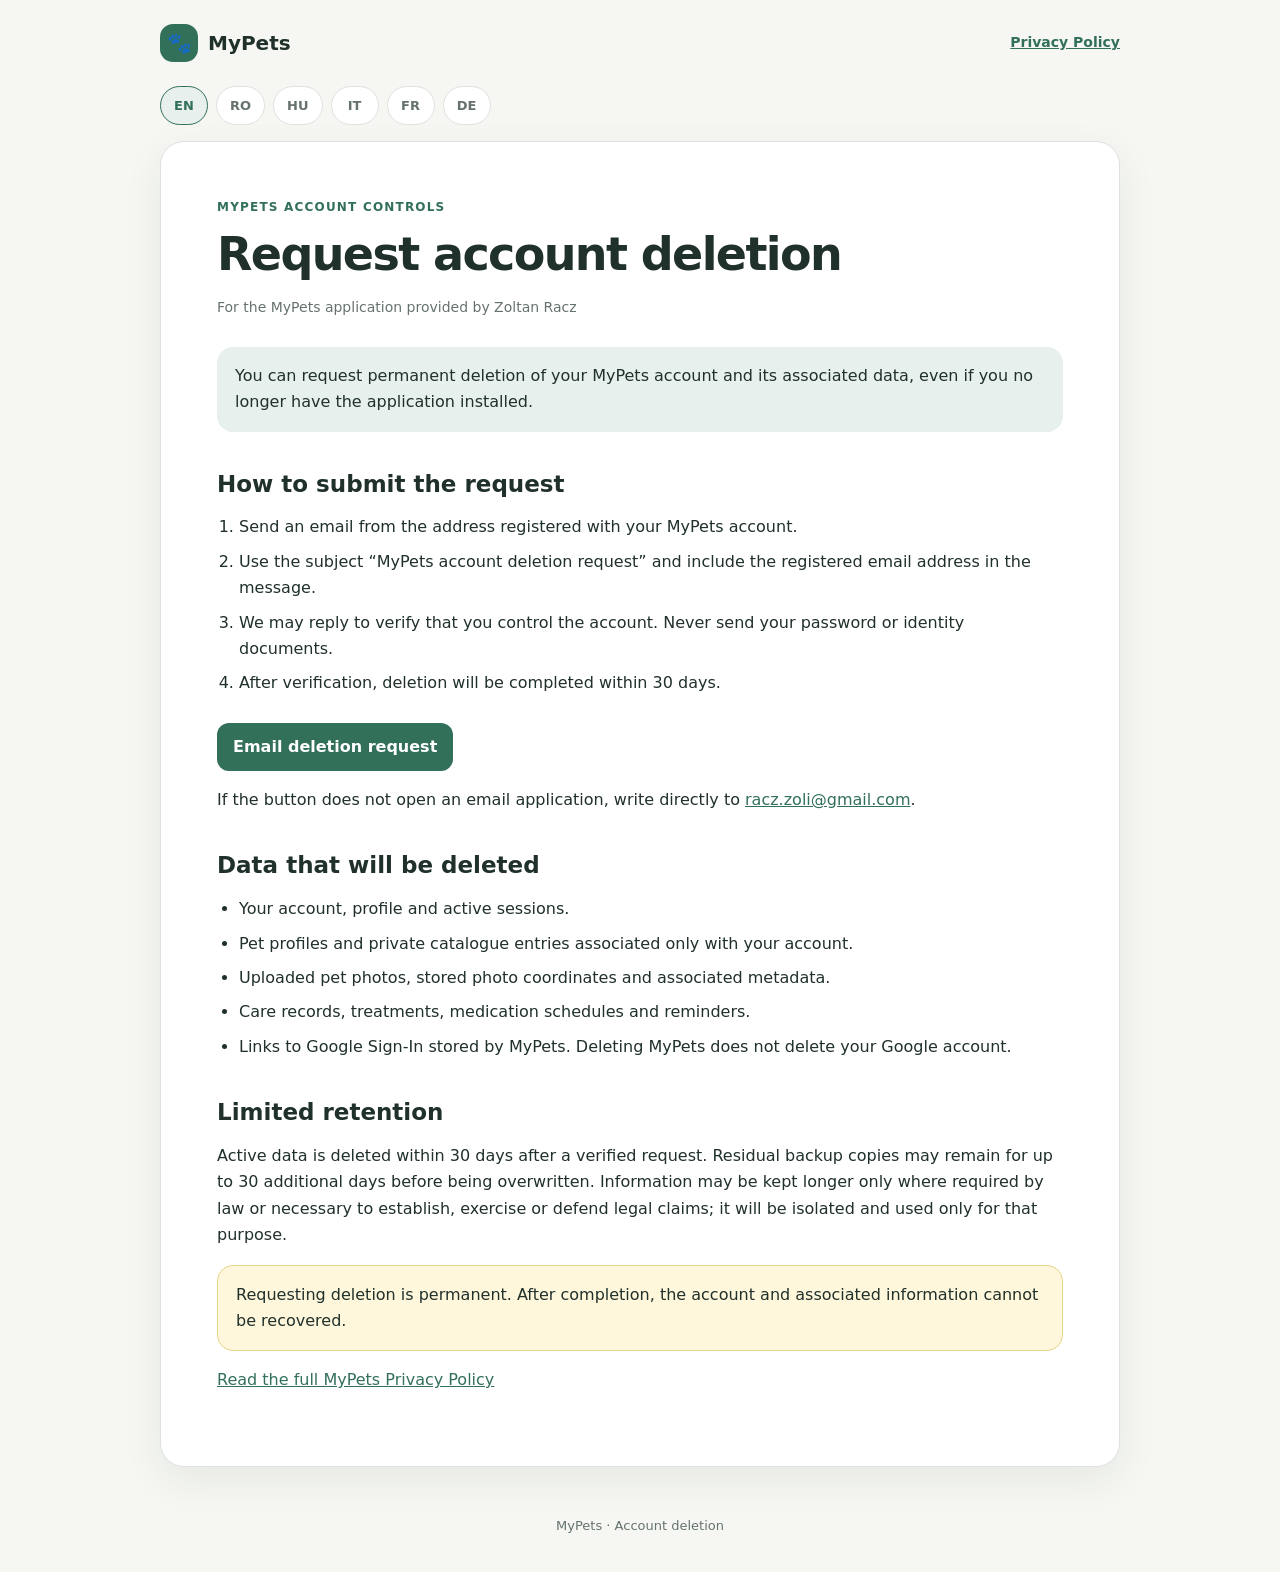
<file: account-deletion.html>
<!DOCTYPE html>
<html lang="en">
<head>
  <meta charset="utf-8">
  <meta name="viewport" content="width=device-width, initial-scale=1">
  <meta name="description" content="Request deletion of a MyPets account and associated data.">
  <title>Delete your MyPets account</title>
  <link rel="stylesheet" href="assets/styles.css">
</head>
<body>
  <header class="site-header">
    <a class="brand" href="./" data-language-link>
      <span class="brand-mark" aria-hidden="true">🐾</span>
      <span>MyPets</span>
    </a>
    <a class="header-link" href="./" data-language-link>Privacy Policy</a>
  </header>

  <main class="page-shell">
    <nav class="language-picker" aria-label="Language">
      <button type="button" data-select-language="en" aria-pressed="true">EN</button>
      <button type="button" data-select-language="ro" aria-pressed="false">RO</button>
      <button type="button" data-select-language="hu" aria-pressed="false">HU</button>
      <button type="button" data-select-language="it" aria-pressed="false">IT</button>
      <button type="button" data-select-language="fr" aria-pressed="false">FR</button>
      <button type="button" data-select-language="de" aria-pressed="false">DE</button>
    </nav>

    <article class="policy" data-language="en" lang="en">
      <p class="eyebrow">MyPets account controls</p>
      <h1>Request account deletion</h1>
      <p class="updated">For the MyPets application provided by Zoltan Racz</p>
      <p class="summary">
        You can request permanent deletion of your MyPets account and its associated data,
        even if you no longer have the application installed.
      </p>

      <h2>How to submit the request</h2>
      <ol>
        <li>Send an email from the address registered with your MyPets account.</li>
        <li>Use the subject “MyPets account deletion request” and include the registered email address in the message.</li>
        <li>We may reply to verify that you control the account. Never send your password or identity documents.</li>
        <li>After verification, deletion will be completed within 30 days.</li>
      </ol>
      <a class="primary-action" href="mailto:racz.zoli@gmail.com?subject=MyPets%20account%20deletion%20request&amp;body=Please%20delete%20my%20MyPets%20account.%0A%0ARegistered%20email%3A%20">Email deletion request</a>
      <p>If the button does not open an email application, write directly to <a href="mailto:racz.zoli@gmail.com">racz.zoli@gmail.com</a>.</p>

      <h2>Data that will be deleted</h2>
      <ul>
        <li>Your account, profile and active sessions.</li>
        <li>Pet profiles and private catalogue entries associated only with your account.</li>
        <li>Uploaded pet photos, stored photo coordinates and associated metadata.</li>
        <li>Care records, treatments, medication schedules and reminders.</li>
        <li>Links to Google Sign-In stored by MyPets. Deleting MyPets does not delete your Google account.</li>
      </ul>

      <h2>Limited retention</h2>
      <p>
        Active data is deleted within 30 days after a verified request. Residual backup
        copies may remain for up to 30 additional days before being overwritten. Information
        may be kept longer only where required by law or necessary to establish, exercise or
        defend legal claims; it will be isolated and used only for that purpose.
      </p>
      <p class="notice">
        Requesting deletion is permanent. After completion, the account and associated
        information cannot be recovered.
      </p>
      <p><a href="./" data-language-link>Read the full MyPets Privacy Policy</a></p>
    </article>

    <article class="policy" data-language="ro" lang="ro" hidden>
      <p class="eyebrow">Controlul contului MyPets</p>
      <h1>Solicită ștergerea contului</h1>
      <p class="updated">Pentru aplicația MyPets furnizată de Zoltan Racz</p>
      <p class="summary">
        Poți solicita ștergerea permanentă a contului MyPets și a datelor asociate,
        chiar dacă nu mai ai aplicația instalată.
      </p>

      <h2>Cum trimiți solicitarea</h2>
      <ol>
        <li>Trimite un email de la adresa înregistrată în contul MyPets.</li>
        <li>Folosește subiectul „Solicitare ștergere cont MyPets” și include adresa înregistrată în mesaj.</li>
        <li>Îți putem răspunde pentru a verifica accesul la cont. Nu trimite parola sau acte de identitate.</li>
        <li>După verificare, ștergerea va fi finalizată în cel mult 30 de zile.</li>
      </ol>
      <a class="primary-action" href="mailto:racz.zoli@gmail.com?subject=Solicitare%20stergere%20cont%20MyPets&amp;body=Va%20rog%20sa%20stergeti%20contul%20meu%20MyPets.%0A%0AAdresa%20inregistrata%3A%20">Trimite solicitarea prin email</a>
      <p>Dacă butonul nu deschide aplicația de email, scrie direct la <a href="mailto:racz.zoli@gmail.com">racz.zoli@gmail.com</a>.</p>

      <h2>Datele care vor fi șterse</h2>
      <ul>
        <li>Contul, profilul și sesiunile active.</li>
        <li>Profilurile animalelor și intrările private asociate numai contului tău.</li>
        <li>Fotografiile încărcate, coordonatele stocate și metadatele asociate.</li>
        <li>Evidențele de îngrijire, tratamentele, programările medicamentelor și mementourile.</li>
        <li>Legătura Google Sign-In stocată de MyPets. Ștergerea MyPets nu șterge contul Google.</li>
      </ul>

      <h2>Păstrare limitată</h2>
      <p>
        Datele active sunt șterse în cel mult 30 de zile de la verificarea cererii.
        Copiile reziduale de backup pot rămâne încă maximum 30 de zile înainte de suprascriere.
        Informații pot fi păstrate mai mult numai dacă legea o cere sau pentru constatarea,
        exercitarea ori apărarea unui drept și vor fi izolate și folosite numai în acel scop.
      </p>
      <p class="notice">
        Ștergerea este permanentă. După finalizare, contul și informațiile asociate nu mai pot fi recuperate.
      </p>
      <p><a href="./" data-language-link>Citește Politica de confidențialitate MyPets</a></p>
    </article>

    <article class="policy" data-language="hu" lang="hu" hidden>
      <p class="eyebrow">MyPets-fiókkezelés</p>
      <h1>Fióktörlés kérése</h1>
      <p class="updated">A Zoltan Racz által biztosított MyPets alkalmazáshoz</p>
      <p class="summary">
        MyPets-fiókod és a kapcsolódó adatok végleges törlését akkor is kérheted,
        ha az alkalmazás már nincs telepítve.
      </p>

      <h2>A kérelem benyújtása</h2>
      <ol>
        <li>Küldj e-mailt a MyPets-fiókban regisztrált címedről.</li>
        <li>A tárgy legyen „MyPets-fiók törlési kérelem”, és az üzenetben add meg a regisztrált címet.</li>
        <li>A fiók ellenőrzéséhez válaszolhatunk. Jelszót vagy személyazonosító okmányt ne küldj.</li>
        <li>Az ellenőrzést követően a törlést 30 napon belül elvégezzük.</li>
      </ol>
      <a class="primary-action" href="mailto:racz.zoli@gmail.com?subject=MyPets-fiok%20torlesi%20kerelem&amp;body=Kerem%20a%20MyPets-fiokom%20torleset.%0A%0ARegisztralt%20e-mail-cim%3A%20">Törlési kérelem e-mailben</a>
      <p>Ha a gomb nem nyitja meg a levelezőt, írj közvetlenül a <a href="mailto:racz.zoli@gmail.com">racz.zoli@gmail.com</a> címre.</p>

      <h2>Törlendő adatok</h2>
      <ul>
        <li>A fiók, a profil és az aktív munkamenetek.</li>
        <li>Állatprofilok és kizárólag a fiókhoz tartozó privát katalógusbejegyzések.</li>
        <li>Feltöltött állatfotók, tárolt fénykép-koordináták és kapcsolódó metaadatok.</li>
        <li>Gondozási adatok, kezelések, gyógyszerütemezések és emlékeztetők.</li>
        <li>A MyPetsben tárolt Google-bejelentkezési kapcsolat. A MyPets törlése a Google-fiókot nem törli.</li>
      </ul>

      <h2>Korlátozott megőrzés</h2>
      <p>
        Az aktív adatokat az ellenőrzött kérelemtől számított 30 napon belül töröljük.
        A fennmaradó biztonsági másolatok a felülírásig további legfeljebb 30 napig
        megmaradhatnak. Adat csak jogszabály vagy jogi igény miatt őrizhető tovább,
        elkülönítve és kizárólag erre a célra.
      </p>
      <p class="notice">A törlés végleges; a befejezést követően a fiók és az adatok nem állíthatók vissza.</p>
      <p><a href="./" data-language-link>A teljes MyPets adatvédelmi tájékoztató</a></p>
    </article>

    <article class="policy" data-language="it" lang="it" hidden>
      <p class="eyebrow">Controlli dell'account MyPets</p>
      <h1>Richiedi l'eliminazione dell'account</h1>
      <p class="updated">Per l'applicazione MyPets fornita da Zoltan Racz</p>
      <p class="summary">
        Puoi richiedere l'eliminazione permanente dell'account MyPets e dei dati associati
        anche se l'applicazione non è più installata.
      </p>

      <h2>Come inviare la richiesta</h2>
      <ol>
        <li>Invia un'e-mail dall'indirizzo registrato nel tuo account MyPets.</li>
        <li>Usa l'oggetto “Richiesta eliminazione account MyPets” e indica l'indirizzo registrato.</li>
        <li>Potremmo rispondere per verificare il controllo dell'account. Non inviare password o documenti d'identità.</li>
        <li>Dopo la verifica, l'eliminazione sarà completata entro 30 giorni.</li>
      </ol>
      <a class="primary-action" href="mailto:racz.zoli@gmail.com?subject=Richiesta%20eliminazione%20account%20MyPets&amp;body=Chiedo%20di%20eliminare%20il%20mio%20account%20MyPets.%0A%0AEmail%20registrata%3A%20">Invia la richiesta via e-mail</a>
      <p>Se il pulsante non apre l'app e-mail, scrivi direttamente a <a href="mailto:racz.zoli@gmail.com">racz.zoli@gmail.com</a>.</p>

      <h2>Dati che saranno eliminati</h2>
      <ul>
        <li>Account, profilo e sessioni attive.</li>
        <li>Profili degli animali e voci private associate soltanto al tuo account.</li>
        <li>Foto caricate, coordinate memorizzate e metadati associati.</li>
        <li>Dati di cura, trattamenti, programmi dei medicinali e promemoria.</li>
        <li>Collegamento Google Sign-In conservato da MyPets. L'eliminazione di MyPets non elimina l'account Google.</li>
      </ul>

      <h2>Conservazione limitata</h2>
      <p>
        I dati attivi vengono eliminati entro 30 giorni dalla richiesta verificata.
        Copie residue di backup possono rimanere per ulteriori 30 giorni prima della
        sovrascrittura. Informazioni possono essere conservate più a lungo solo per obbligo
        di legge o per l'esercizio o la difesa di diritti, isolate e usate soltanto a tale scopo.
      </p>
      <p class="notice">L'eliminazione è permanente; dopo il completamento account e dati non possono essere recuperati.</p>
      <p><a href="./" data-language-link>Leggi l'Informativa sulla privacy MyPets</a></p>
    </article>

    <article class="policy" data-language="fr" lang="fr" hidden>
      <p class="eyebrow">Contrôles du compte MyPets</p>
      <h1>Demander la suppression du compte</h1>
      <p class="updated">Pour l'application MyPets fournie par Zoltan Racz</p>
      <p class="summary">
        Vous pouvez demander la suppression définitive de votre compte MyPets et des
        données associées, même si l'application n'est plus installée.
      </p>

      <h2>Comment envoyer la demande</h2>
      <ol>
        <li>Envoyez un e-mail depuis l'adresse enregistrée dans votre compte MyPets.</li>
        <li>Utilisez l'objet « Demande de suppression du compte MyPets » et indiquez l'adresse enregistrée.</li>
        <li>Nous pouvons répondre pour vérifier que vous contrôlez le compte. N'envoyez ni mot de passe ni pièce d'identité.</li>
        <li>Après vérification, la suppression sera effectuée sous 30 jours.</li>
      </ol>
      <a class="primary-action" href="mailto:racz.zoli@gmail.com?subject=Demande%20de%20suppression%20du%20compte%20MyPets&amp;body=Veuillez%20supprimer%20mon%20compte%20MyPets.%0A%0AAdresse%20enregistree%3A%20">Envoyer la demande par e-mail</a>
      <p>Si le bouton n'ouvre pas votre messagerie, écrivez directement à <a href="mailto:racz.zoli@gmail.com">racz.zoli@gmail.com</a>.</p>

      <h2>Données supprimées</h2>
      <ul>
        <li>Compte, profil et sessions actives.</li>
        <li>Profils d'animaux et entrées privées associées uniquement à votre compte.</li>
        <li>Photos téléversées, coordonnées stockées et métadonnées associées.</li>
        <li>Données de soins, traitements, calendriers de médicaments et rappels.</li>
        <li>Lien Google Sign-In enregistré par MyPets. La suppression de MyPets ne supprime pas le compte Google.</li>
      </ul>

      <h2>Conservation limitée</h2>
      <p>
        Les données actives sont supprimées sous 30 jours après vérification. Les sauvegardes
        résiduelles peuvent subsister jusqu'à 30 jours supplémentaires avant écrasement.
        Des données ne peuvent être conservées plus longtemps que si la loi l'exige ou pour
        exercer ou défendre un droit ; elles seront isolées et utilisées uniquement à cette fin.
      </p>
      <p class="notice">La suppression est définitive ; une fois terminée, le compte et les données ne peuvent pas être récupérés.</p>
      <p><a href="./" data-language-link>Lire la Politique de confidentialité MyPets</a></p>
    </article>

    <article class="policy" data-language="de" lang="de" hidden>
      <p class="eyebrow">MyPets-Kontosteuerung</p>
      <h1>Kontolöschung beantragen</h1>
      <p class="updated">Für die von Zoltan Racz bereitgestellte MyPets-Anwendung</p>
      <p class="summary">
        Du kannst die dauerhafte Löschung deines MyPets-Kontos und der zugehörigen Daten
        auch dann beantragen, wenn die Anwendung nicht mehr installiert ist.
      </p>

      <h2>Antrag stellen</h2>
      <ol>
        <li>Sende eine E-Mail von der in deinem MyPets-Konto registrierten Adresse.</li>
        <li>Verwende den Betreff „Antrag auf Löschung des MyPets-Kontos“ und nenne die registrierte Adresse.</li>
        <li>Wir können zur Kontoprüfung antworten. Sende weder Passwort noch Ausweisdokumente.</li>
        <li>Nach der Bestätigung wird die Löschung innerhalb von 30 Tagen abgeschlossen.</li>
      </ol>
      <a class="primary-action" href="mailto:racz.zoli@gmail.com?subject=Antrag%20auf%20Loeschung%20des%20MyPets-Kontos&amp;body=Bitte%20loeschen%20Sie%20mein%20MyPets-Konto.%0A%0ARegistrierte%20E-Mail-Adresse%3A%20">Löschantrag per E-Mail</a>
      <p>Falls der Button keine E-Mail-Anwendung öffnet, schreibe direkt an <a href="mailto:racz.zoli@gmail.com">racz.zoli@gmail.com</a>.</p>

      <h2>Zu löschende Daten</h2>
      <ul>
        <li>Konto, Profil und aktive Sitzungen.</li>
        <li>Tierprofile und private Einträge, die nur deinem Konto zugeordnet sind.</li>
        <li>Hochgeladene Tierfotos, gespeicherte Fotokoordinaten und zugehörige Metadaten.</li>
        <li>Versorgungsdaten, Behandlungen, Medikamentenpläne und Erinnerungen.</li>
        <li>Die von MyPets gespeicherte Google-Sign-In-Verknüpfung. Das Google-Konto selbst wird nicht gelöscht.</li>
      </ul>

      <h2>Begrenzte Aufbewahrung</h2>
      <p>
        Aktive Daten werden innerhalb von 30 Tagen nach bestätigtem Antrag gelöscht.
        Verbleibende Sicherungskopien können bis zu weitere 30 Tage bis zur Überschreibung
        bestehen. Daten dürfen nur aufgrund gesetzlicher Pflichten oder zur Ausübung oder
        Verteidigung von Ansprüchen länger aufbewahrt werden; sie werden getrennt und nur dafür genutzt.
      </p>
      <p class="notice">Die Löschung ist dauerhaft; nach Abschluss können Konto und Daten nicht wiederhergestellt werden.</p>
      <p><a href="./" data-language-link>Vollständige MyPets-Datenschutzerklärung</a></p>
    </article>
  </main>

  <footer class="site-footer">MyPets · Account deletion</footer>
  <script src="assets/language.js"></script>
</body>
</html>
</file>
<file: assets/styles.css>
:root {
  color-scheme: light;
  --background: #f6f7f3;
  --surface: #ffffff;
  --ink: #20302a;
  --muted: #66736d;
  --primary: #33705a;
  --primary-soft: #e7f0ec;
  --line: #dce3df;
  --warning: #fff7dc;
  --warning-line: #ead38a;
  font-family:
    Inter, ui-sans-serif, system-ui, -apple-system, BlinkMacSystemFont, "Segoe UI",
    sans-serif;
}

* {
  box-sizing: border-box;
}

html {
  scroll-behavior: smooth;
}

body {
  margin: 0;
  background: var(--background);
  color: var(--ink);
  line-height: 1.65;
}

a {
  color: var(--primary);
}

a:hover {
  text-decoration-thickness: 2px;
}

.site-header,
.page-shell,
.site-footer {
  width: min(960px, calc(100% - 32px));
  margin-inline: auto;
}

.site-header {
  display: flex;
  align-items: center;
  justify-content: space-between;
  gap: 20px;
  padding-block: 24px;
}

.brand {
  display: inline-flex;
  align-items: center;
  gap: 10px;
  color: var(--ink);
  font-size: 20px;
  font-weight: 800;
  text-decoration: none;
}

.brand-mark {
  display: grid;
  width: 38px;
  height: 38px;
  place-items: center;
  border-radius: 13px;
  background: var(--primary);
  color: #fff;
  font-size: 20px;
}

.header-link {
  font-size: 14px;
  font-weight: 700;
}

.page-shell {
  padding-bottom: 48px;
}

.language-picker {
  display: flex;
  flex-wrap: wrap;
  gap: 8px;
  margin-bottom: 16px;
}

.language-picker button {
  min-width: 48px;
  border: 1px solid var(--line);
  border-radius: 999px;
  background: var(--surface);
  color: var(--muted);
  cursor: pointer;
  font: inherit;
  font-size: 13px;
  font-weight: 800;
  padding: 8px 13px;
}

.language-picker button:hover,
.language-picker button[aria-pressed="true"] {
  border-color: var(--primary);
  background: var(--primary-soft);
  color: var(--primary);
}

.policy {
  border: 1px solid var(--line);
  border-radius: 24px;
  background: var(--surface);
  box-shadow: 0 14px 40px rgb(32 48 42 / 7%);
  padding: clamp(24px, 5vw, 56px);
}

.policy[hidden] {
  display: none;
}

.eyebrow {
  margin: 0 0 8px;
  color: var(--primary);
  font-size: 12px;
  font-weight: 900;
  letter-spacing: 0.1em;
  text-transform: uppercase;
}

h1,
h2,
h3 {
  line-height: 1.25;
}

h1 {
  margin: 0;
  font-size: clamp(30px, 5vw, 46px);
  letter-spacing: -0.035em;
}

h2 {
  margin: 38px 0 12px;
  font-size: 23px;
}

h3 {
  margin: 24px 0 8px;
  font-size: 17px;
}

.updated {
  margin: 12px 0 28px;
  color: var(--muted);
  font-size: 14px;
}

.summary,
.notice {
  border-radius: 16px;
  padding: 16px 18px;
}

.summary {
  background: var(--primary-soft);
}

.notice {
  border: 1px solid var(--warning-line);
  background: var(--warning);
}

ul,
ol {
  padding-left: 22px;
}

li + li {
  margin-top: 8px;
}

.table-wrap {
  overflow-x: auto;
  margin: 18px 0;
  border: 1px solid var(--line);
  border-radius: 14px;
}

table {
  width: 100%;
  border-collapse: collapse;
  font-size: 14px;
}

th,
td {
  min-width: 170px;
  padding: 13px 15px;
  border-bottom: 1px solid var(--line);
  text-align: left;
  vertical-align: top;
}

th {
  background: var(--primary-soft);
  font-weight: 800;
}

tr:last-child td {
  border-bottom: 0;
}

.contact-card {
  margin-top: 18px;
  border: 1px solid var(--line);
  border-radius: 14px;
  padding: 16px 18px;
}

.contact-card p {
  margin: 4px 0;
}

.primary-action {
  display: inline-flex;
  align-items: center;
  justify-content: center;
  margin-top: 10px;
  border-radius: 12px;
  background: var(--primary);
  color: #fff;
  font-weight: 800;
  padding: 11px 16px;
  text-decoration: none;
}

.primary-action:hover {
  color: #fff;
}

.site-footer {
  padding: 0 0 36px;
  color: var(--muted);
  font-size: 13px;
  text-align: center;
}

@media (max-width: 640px) {
  .site-header {
    align-items: flex-start;
    flex-direction: column;
  }

  .policy {
    border-radius: 18px;
  }
}

@media print {
  .site-header,
  .language-picker,
  .site-footer {
    display: none;
  }

  body {
    background: #fff;
  }

  .page-shell {
    width: 100%;
  }

  .policy {
    border: 0;
    box-shadow: none;
    padding: 0;
  }
}
</file>
